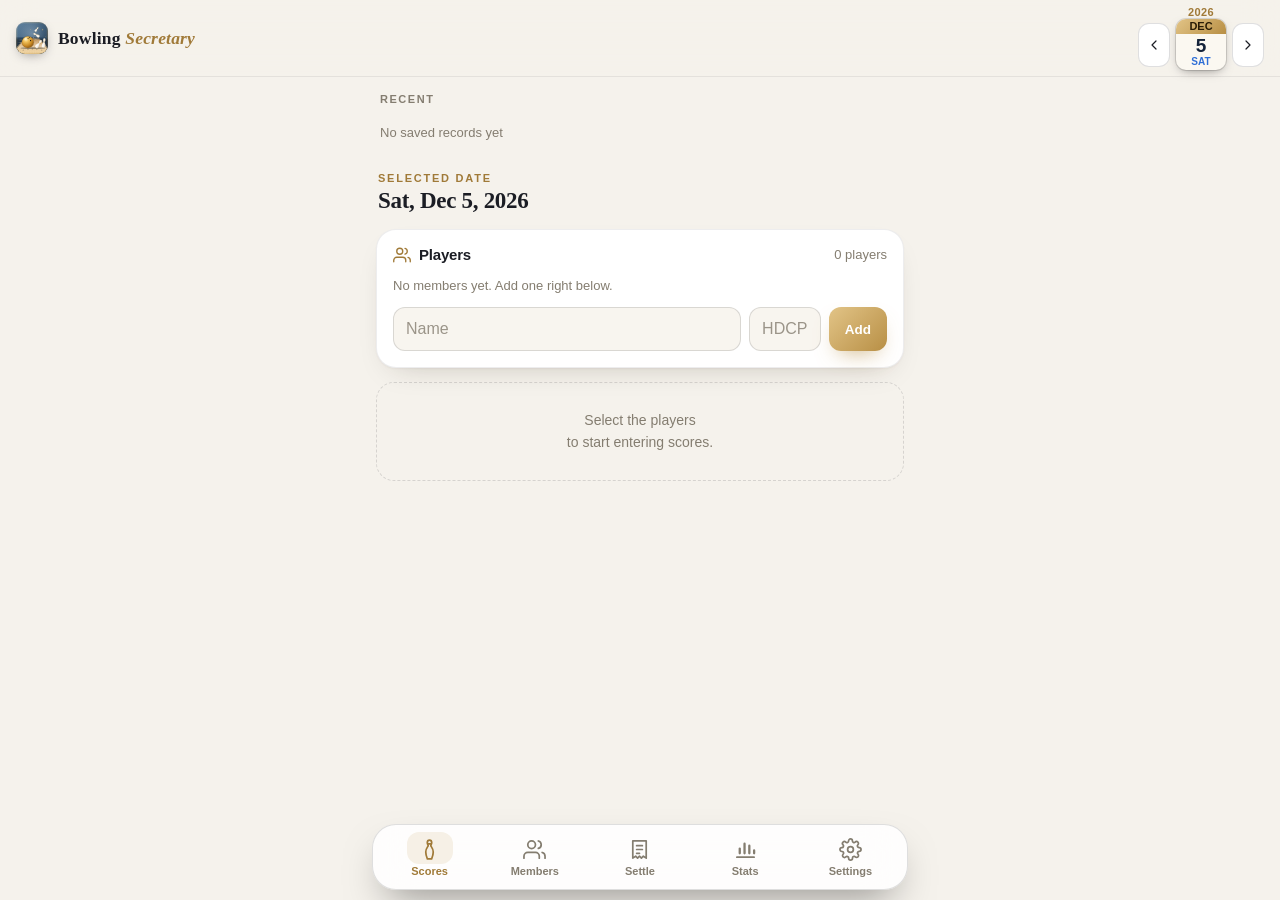
<file: index.html>
<!doctype html>
<html lang="ko">
<head>
  <meta charset="utf-8">
  <meta name="viewport" content="width=device-width, initial-scale=1, viewport-fit=cover">
  <meta http-equiv="Content-Security-Policy" content="default-src 'self'; script-src 'self'; style-src 'self' 'unsafe-inline' https://fonts.googleapis.com; font-src https://fonts.gstatic.com; img-src 'self' data: blob:; connect-src 'self'; worker-src 'self'; manifest-src 'self'; object-src 'none'; base-uri 'none'; form-action 'none'">
  <title>볼링비서</title>
  <meta name="description" content="볼링비서 (Bowling Secretary) — 볼링 점수 기록, 팀전, 핸디캡, 비용 정산">
  <!-- Keep equal to manifest theme_color in every theme: installed Chrome apps paint the status bar from the manifest
       but pick light/dark icons from this tag, so a mismatch hides the clock and battery icons. -->
  <meta name="theme-color" content="#f5f2ec">
  <link rel="manifest" href="manifest.webmanifest">
  <link rel="icon" href="icons/icon.svg" type="image/svg+xml">
  <link rel="apple-touch-icon" href="icons/apple-touch-icon.png">
  <meta name="mobile-web-app-capable" content="yes">
  <meta name="apple-mobile-web-app-capable" content="yes">
  <meta name="apple-mobile-web-app-status-bar-style" content="black-translucent">
  <meta name="apple-mobile-web-app-title" content="볼링비서">
  <link rel="preconnect" href="https://fonts.googleapis.com">
  <link rel="preconnect" href="https://fonts.gstatic.com" crossorigin>
  <link href="https://fonts.googleapis.com/css2?family=Playfair+Display:ital,wght@0,600;0,700;1,600&display=swap" rel="stylesheet">
  <link rel="stylesheet" href="css/style.css">
  <style>
    /* Launch: continues the phone's own round icon screen (same #1f3449 background, icons/launch.svg at 192dp) for a moment.
       Inline so it paints on the first frame. */
    .launch { position: fixed; inset: 0; z-index: 100; display: grid; place-items: center; background: #1f3449; transition: opacity .35s ease, visibility .35s; }
    .launch.hide { opacity: 0; visibility: hidden; }
    .launch svg { width: 192px; height: 192px; } /* inline (not <img>) so the icon is in the very first frame */
  </style>
</head>
<body>
  <div id="launch" class="launch" aria-hidden="true"><svg aria-hidden="true" xmlns="http://www.w3.org/2000/svg" xmlns:xlink="http://www.w3.org/1999/xlink" viewBox="53.45054945054946 53.45054945054946 405.0989010989011 405.0989010989011"><clipPath id="li-launchCircle"><circle cx="256" cy="256" r="202.54945054945054"/></clipPath><g clip-path="url(#li-launchCircle)"><defs><linearGradient id="li-bg" x1="0" y1="0" x2="1" y2="1"><stop offset="0" stop-color="#5b7f9e"/><stop offset=".55" stop-color="#34536f"/><stop offset="1" stop-color="#1f3449"/></linearGradient><radialGradient id="li-spot" cx="0.5" cy="0.36" r="0.62"><stop offset="0" stop-color="#cfe2f2" stop-opacity=".35"/><stop offset=".6" stop-color="#cfe2f2" stop-opacity=".08"/><stop offset="1" stop-color="#cfe2f2" stop-opacity="0"/></radialGradient><linearGradient id="li-gold" x1="0" y1="0" x2="1" y2="1"><stop offset="0" stop-color="#fbedc4"/><stop offset=".35" stop-color="#e2c27e"/><stop offset=".7" stop-color="#b88f45"/><stop offset="1" stop-color="#8a6428"/></linearGradient><linearGradient id="li-goldH" gradientUnits="userSpaceOnUse" x1="20" y1="0" x2="100" y2="0"><stop offset="0" stop-color="#e2c27e" stop-opacity="0"/><stop offset="1" stop-color="#f1d79c"/></linearGradient><radialGradient id="li-ball" cx=".34" cy=".28" r=".9"><stop offset="0" stop-color="#fff1c4"/><stop offset=".22" stop-color="#f2c45e"/><stop offset=".58" stop-color="#c98a24"/><stop offset=".85" stop-color="#8a5612"/><stop offset="1" stop-color="#4f2f07"/></radialGradient><linearGradient id="li-rim" x1="0" y1="0" x2="1" y2="1"><stop offset=".4" stop-color="#fff3cf" stop-opacity="0"/><stop offset="1" stop-color="#fff3cf" stop-opacity=".9"/></linearGradient><radialGradient id="li-hole" cx=".42" cy=".35" r=".7"><stop offset="0" stop-color="#1c1003"/><stop offset=".7" stop-color="#3d2608"/><stop offset="1" stop-color="#6b4612"/></radialGradient><radialGradient id="li-shine" cx=".5" cy=".5" r=".5"><stop offset="0" stop-color="#fff" stop-opacity=".55"/><stop offset="1" stop-color="#fff" stop-opacity="0"/></radialGradient><linearGradient id="li-ivory" x1="0" y1="0" x2="1" y2="0"><stop offset="0" stop-color="#ffffff"/><stop offset=".55" stop-color="#f7f4ee"/><stop offset="1" stop-color="#d3cbbb"/></linearGradient><path id="li-pinpath" d="M0,-150 C14,-150 19,-137 19,-123 C19,-109 11,-101 10,-91 C9,-80 27,-63 31,-40 C35,-17 25,-4 19,0 L-19,0 C-25,-4 -35,-17 -31,-40 C-27,-63 -9,-80 -10,-91 C-11,-101 -19,-109 -19,-123 C-19,-137 -14,-150 0,-150 Z"/><g id="li-pin"><use xlink:href="#li-pinpath" fill="url(#li-ivory)" stroke="#a87d34" stroke-opacity=".9" stroke-width="3"/><path d="M-11,-108 Q0,-104 11,-108" stroke="url(#li-gold)" stroke-width="5" fill="none" stroke-linecap="round"/><path d="M-10,-97 Q0,-93 10,-97" stroke="url(#li-gold)" stroke-width="5" fill="none" stroke-linecap="round"/></g><path id="li-spark" d="M0,-1 C.12,-.12 .12,-.12 1,0 C.12,.12 .12,.12 0,1 C-.12,.12 -.12,.12 -1,0 C-.12,-.12 -.12,-.12 0,-1Z"/></defs><rect width="512" height="512" fill="url(#li-bg)"/><rect width="512" height="512" fill="url(#li-spot)"/><defs><clipPath id="li-round"><rect width="512" height="512" rx="112"/></clipPath><linearGradient id="li-wood" x1="0" y1="0" x2="0" y2="1"><stop offset="0" stop-color="#b98a52"/><stop offset=".45" stop-color="#dcb57c"/><stop offset="1" stop-color="#f3d7a3"/></linearGradient><linearGradient id="li-gloss" x1="0" y1="0" x2="0" y2="1"><stop offset="0" stop-color="#fff" stop-opacity="0"/><stop offset=".55" stop-color="#fff" stop-opacity=".28"/><stop offset="1" stop-color="#fff" stop-opacity="0"/></linearGradient><linearGradient id="li-fade" x1="0" y1="0" x2="0" y2="1"><stop offset="0" stop-color="#34536f" stop-opacity="1"/><stop offset="1" stop-color="#34536f" stop-opacity="0"/></linearGradient></defs><g ><rect x="0" y="252" width="512" height="260" fill="#1d3044"/><polygon points="148,252 364,252 600,512 -88,512" fill="url(#li-wood)"/><g stroke="#7a5626" stroke-opacity=".28" stroke-width="1.4"><line x1="161.5" y1="252" x2="-45" y2="512"/><line x1="175" y1="252" x2="-2" y2="512"/><line x1="188.5" y1="252" x2="41" y2="512"/><line x1="202" y1="252" x2="84" y2="512"/><line x1="215.5" y1="252" x2="127" y2="512"/><line x1="229" y1="252" x2="170" y2="512"/><line x1="242.5" y1="252" x2="213" y2="512"/><line x1="256" y1="252" x2="256" y2="512"/><line x1="269.5" y1="252" x2="299" y2="512"/><line x1="283" y1="252" x2="342" y2="512"/><line x1="296.5" y1="252" x2="385" y2="512"/><line x1="310" y1="252" x2="428" y2="512"/><line x1="323.5" y1="252" x2="471" y2="512"/><line x1="337" y1="252" x2="514" y2="512"/><line x1="350.5" y1="252" x2="557" y2="512"/></g><g stroke="#7a5626" stroke-opacity=".18" stroke-width="1"><line x1="30" y1="382" x2="482" y2="382"/></g><g fill="#5a3f14" fill-opacity=".55"><polygon points="43.1,448.5 20.8,462 47.1,462"/><polygon points="120.7,439.0 101.2,454 126.9,454"/><polygon points="193.9,429.5 177.9,446 202.9,446"/><polygon points="262.7,420.0 250.9,438 275.3,438"/><polygon points="331.9,429.5 323.6,446 348.6,446"/><polygon points="405.6,439.0 400.1,454 425.7,454"/><polygon points="483.6,448.5 480.2,462 506.5,462"/></g><polygon points="148,252 364,252 600,512 -88,512" fill="url(#li-gloss)"/><polygon points="148,252 156,252 -60,512 -88,512" fill="#0f1d2b" opacity=".55"/><polygon points="356,252 364,252 600,512 572,512" fill="#0f1d2b" opacity=".55"/><rect x="0" y="246" width="512" height="44" fill="url(#li-fade)"/></g><g transform="translate(51.19999999999999 51.19999999999999) scale(0.8)"><ellipse cx="270" cy="418" rx="200" ry="15" fill="#0b1622" opacity=".4"/><path d="M86 416 H456" stroke="url(#li-gold)" stroke-width="2" opacity=".55"/><use xlink:href="#li-pin" transform="translate(436 410) rotate(8)"/><use xlink:href="#li-pin" transform="translate(320 412) rotate(36)"/><use xlink:href="#li-pin" transform="translate(374 236) rotate(-60) scale(.72)"/><use xlink:href="#li-pin" transform="translate(306 152) rotate(36) scale(.56)"/><use xlink:href="#li-spark" transform="translate(428 124) scale(20)" fill="url(#li-gold)"/><use xlink:href="#li-spark" transform="translate(236 118) scale(11)" fill="url(#li-gold)" opacity=".85"/><use xlink:href="#li-spark" transform="translate(470 232) scale(10)" fill="url(#li-gold)" opacity=".9"/><g stroke="url(#li-goldH)" stroke-linecap="round"><path d="M36 288h52" stroke-width="7"/><path d="M22 326h62" stroke-width="9"/><path d="M42 364h44" stroke-width="7"/></g><g stroke="url(#li-gold)" stroke-width="5" stroke-linecap="round"><path d="M286 262l-4-16"/><path d="M300 270l12-12"/><path d="M306 288l16-4"/></g><circle cx="190" cy="322" r="96" fill="url(#li-ball)" stroke="#5c3a0e" stroke-width="3"/><circle cx="190" cy="322" r="94.5" fill="none" stroke="url(#li-rim)" stroke-width="3.5"/><ellipse cx="152" cy="268" rx="36" ry="20" fill="url(#li-shine)" transform="rotate(-36 152 268)"/><!-- Finger holes: two fingers side by side, thumb hole larger and further down, tilted to follow the ball's curve --><g transform="rotate(-38 218 276)"><g fill="url(#li-hole)" stroke="#fff3cf" stroke-opacity=".55" stroke-width="1.8"><ellipse cx="206" cy="252" rx="8.5" ry="9.5"/><ellipse cx="230" cy="252" rx="8.5" ry="9.5"/><ellipse cx="218" cy="304" rx="11" ry="12"/></g></g></g></g></svg></div>
  <header class="topbar">
    <div class="brand"><img src="icons/icon.svg" alt=""><span class="ko">볼링<em>비서</em></span></div>
    <div id="topcal" class="topcal"></div>
  </header>
  <main id="view"></main>
  <div id="keypad" class="keypad" hidden></div>
  <nav id="tabbar" class="tabbar"></nav>
  <div id="modal" class="modal" hidden></div>
  <div id="toast" class="toast" role="status"></div>
  <input id="importFile" type="file" accept="application/json,.json,text/plain,.txt" hidden>
  <script src="js/docs.js"></script>
  <script src="js/xlsx.js"></script>
  <script src="js/app.js"></script>
</body>
</html>
</file>
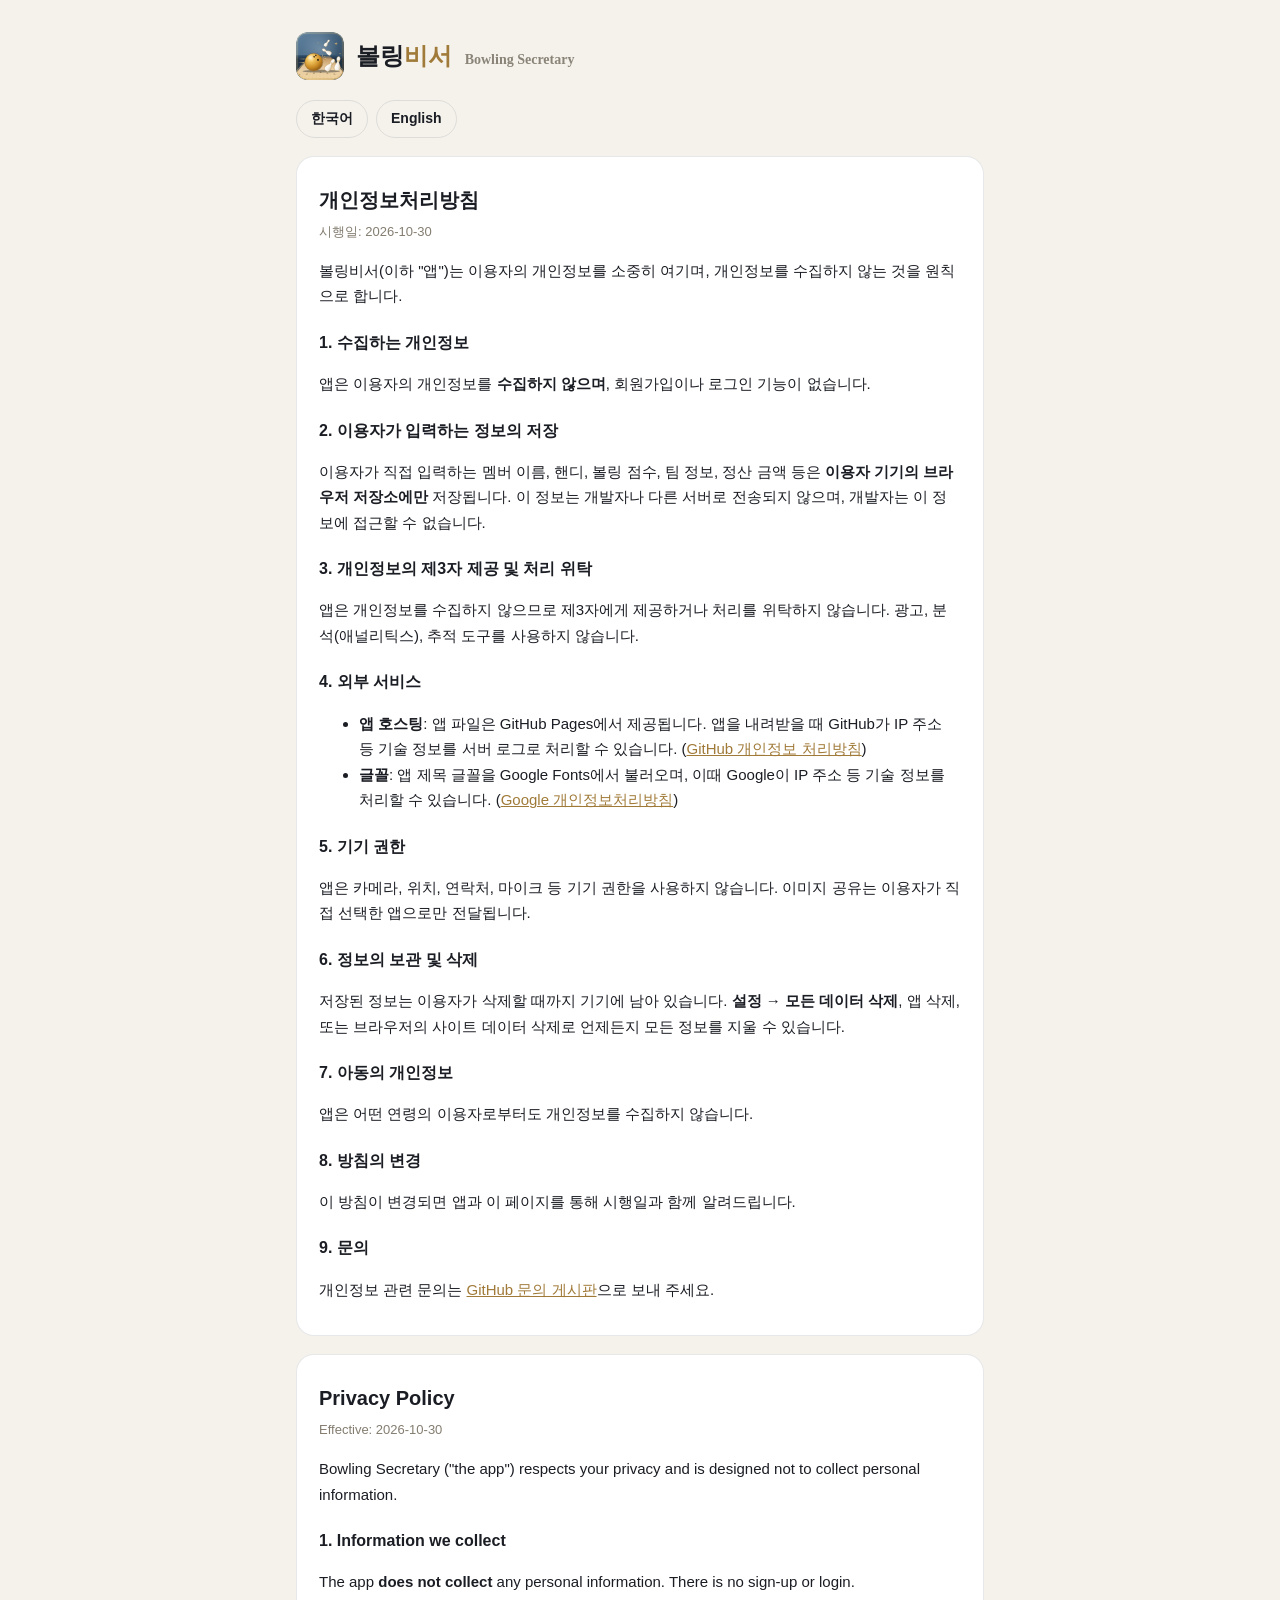
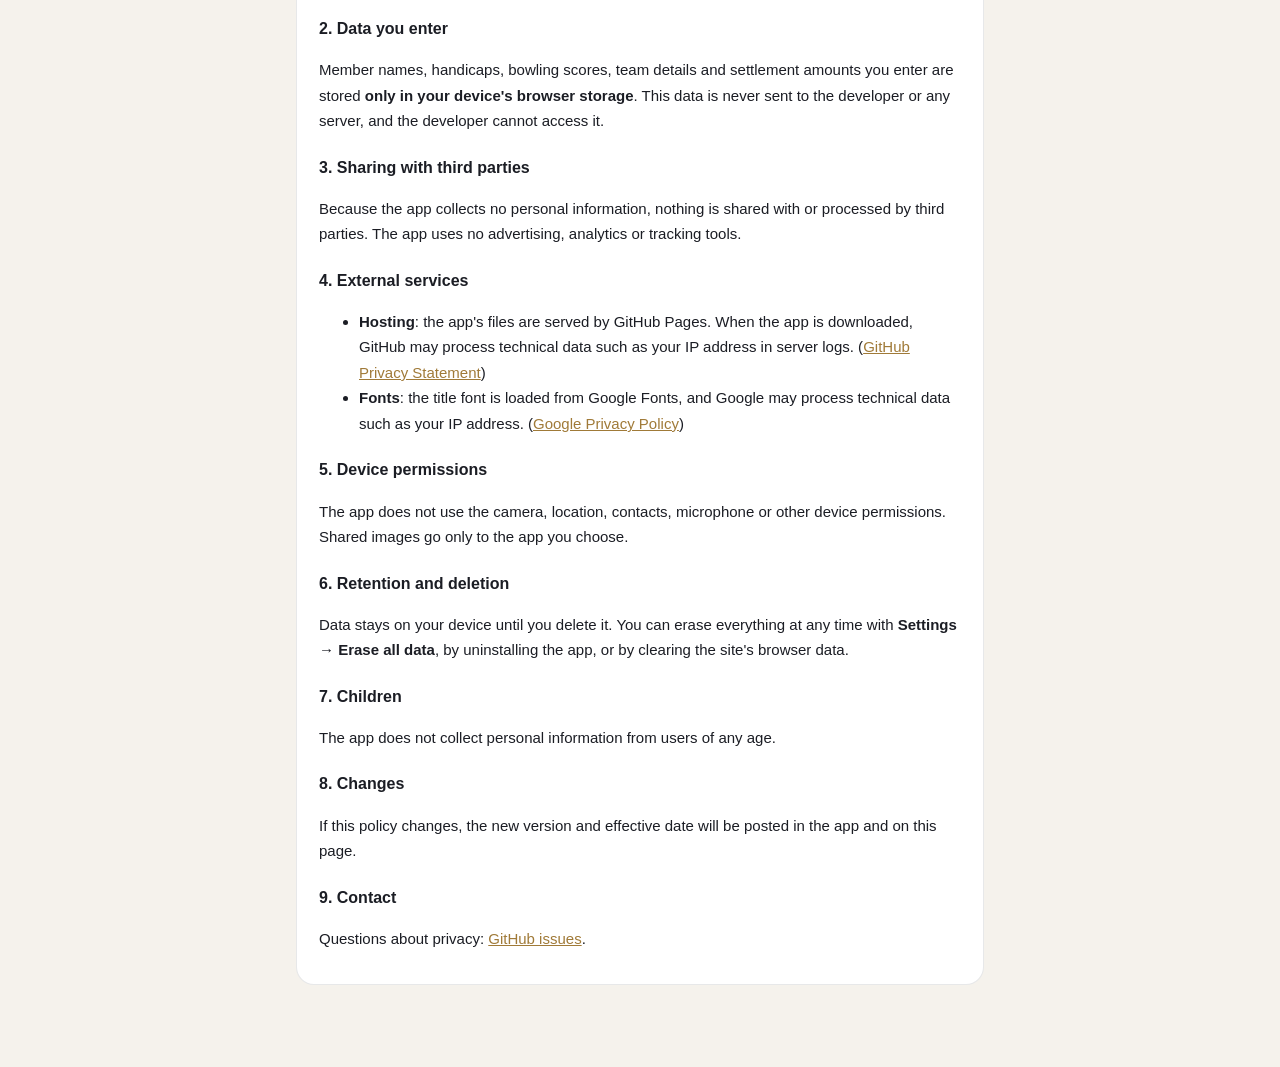
<file: privacy.html>
<!doctype html>
<html lang="ko">
<head>
  <meta charset="utf-8">
  <meta name="viewport" content="width=device-width, initial-scale=1">
  <meta http-equiv="Content-Security-Policy" content="default-src 'self'; script-src 'self'; style-src 'self' 'unsafe-inline'; img-src 'self'; object-src 'none'; base-uri 'none'; form-action 'none'">
  <title>볼링비서 (Bowling Secretary) — 개인정보처리방침 / Privacy Policy</title>
  <link rel="icon" href="icons/icon.svg" type="image/svg+xml">
  <style>
    :root { --bg: #f5f2ec; --surface: #fff; --text: #1b1d24; --muted: #847d70; --gold: #a07a38; --line: rgba(28, 30, 38, .1); }
    @media (prefers-color-scheme: dark) { :root { --bg: #0c0e13; --surface: #151922; --text: #ece8df; --muted: #8f8a80; --gold: #dcbb78; --line: rgba(255, 255, 255, .08); } }
    * { box-sizing: border-box; }
    body { margin: 0; background: var(--bg); color: var(--text); font: 15px/1.7 -apple-system, BlinkMacSystemFont, "Apple SD Gothic Neo", "Noto Sans KR", "Malgun Gothic", "Segoe UI", Roboto, sans-serif; }
    main { max-width: 720px; margin: 0 auto; padding: 32px 16px 64px; }
    header { display: flex; align-items: center; gap: 12px; margin-bottom: 20px; }
    header img { width: 48px; height: 48px; border-radius: 12px; }
    header h1 { font: 800 24px -apple-system, "Apple SD Gothic Neo", "Malgun Gothic", sans-serif; margin: 0; }
    header h1 em { color: var(--gold); font-style: normal; }
    header h1 small { font: 600 14px Georgia, serif; color: #8a8478; margin-left: 6px; }
    nav { display: flex; gap: 8px; margin-bottom: 18px; }
    nav a { padding: 6px 14px; border-radius: 999px; border: 1px solid var(--line); color: var(--text); text-decoration: none; font-weight: 600; font-size: 14px; }
    section { background: var(--surface); border: 1px solid var(--line); border-radius: 18px; padding: 8px 22px 18px; margin-bottom: 18px; }
    h2 { font-size: 20px; margin: 18px 0 4px; }
    h3 { font-size: 16px; margin: 20px 0 4px; }
    p, li { color: var(--text); }
    .doc-date { color: var(--muted); font-size: 13px; margin-top: 0; }
    a { color: var(--gold); }
  </style>
</head>
<body>
  <main>
    <header><img src="icons/icon.svg" alt=""><h1>볼링<em>비서</em> <small>Bowling Secretary</small></h1></header>
    <nav><a href="#ko">한국어</a><a href="#en">English</a></nav>
    <section id="ko"></section>
    <section id="en"></section>
  </main>
  <script src="js/docs.js"></script>
  <script src="js/privacy.js"></script>
</body>
</html>
</file>
<file: css/style.css>
/* ───────── 볼링비서 (Bowling Secretary) ───────── */
:root {
  --sans: -apple-system, BlinkMacSystemFont, "Pretendard", "Apple SD Gothic Neo", "Noto Sans KR", "Malgun Gothic", "Segoe UI", Roboto, sans-serif;
  --serif: "Playfair Display", Georgia, "Times New Roman", serif;

  --bg: #f5f2ec;
  --surface: #ffffff;
  --surface2: #f8f5ef;
  --seg-on: #ffffff;
  --line: rgba(28, 30, 38, .08);
  --line-strong: rgba(28, 30, 38, .14);
  --text: #1b1d24;
  --muted: #847d70;
  --gold: #a07a38;
  --gold-soft: rgba(184, 143, 69, .12);
  --gold-grad: linear-gradient(135deg, #e2c487 0%, #b88f45 100%);
  --accent-ink: #ffffff;
  --glow: rgba(214, 180, 110, .22);
  --shadow: 0 1px 2px rgba(40, 30, 10, .04), 0 12px 32px -18px rgba(40, 30, 10, .28);
  --danger: #c0453f;
  color-scheme: light;
}
:root[data-theme="dark"] {
  --bg: #0c0e13;
  --surface: #151922;
  --surface2: #1b2029;
  --seg-on: #262c38;
  --line: rgba(255, 255, 255, .06);
  --line-strong: rgba(255, 255, 255, .11);
  --text: #ece8df;
  --muted: #8f8a80;
  --gold: #dcbb78;
  --gold-soft: rgba(214, 180, 110, .12);
  --gold-grad: linear-gradient(135deg, #f0d7a1 0%, #b88f45 100%);
  --accent-ink: #17130a;
  --glow: rgba(214, 180, 110, .14);
  --shadow: 0 1px 0 rgba(255, 255, 255, .03) inset, 0 16px 36px -20px rgba(0, 0, 0, .8);
  --danger: #e2675f;
  color-scheme: dark;
}
@media (prefers-color-scheme: dark) {
  :root:not([data-theme="light"]) {
    --bg: #0c0e13;
    --surface: #151922;
    --surface2: #1b2029;
    --seg-on: #262c38;
    --line: rgba(255, 255, 255, .06);
    --line-strong: rgba(255, 255, 255, .11);
    --text: #ece8df;
    --muted: #8f8a80;
    --gold: #dcbb78;
    --gold-soft: rgba(214, 180, 110, .12);
    --gold-grad: linear-gradient(135deg, #f0d7a1 0%, #b88f45 100%);
    --accent-ink: #17130a;
    --glow: rgba(214, 180, 110, .14);
    --shadow: 0 1px 0 rgba(255, 255, 255, .03) inset, 0 16px 36px -20px rgba(0, 0, 0, .8);
    --danger: #e2675f;
    color-scheme: dark;
  }
}

* { box-sizing: border-box; margin: 0; padding: 0; }
[hidden] { display: none !important; }
html { -webkit-text-size-adjust: 100%; overscroll-behavior-y: none; background: var(--bg); } /* no pull-to-refresh: it reloads the whole app */
body {
  overscroll-behavior-y: none;
  font-family: var(--sans);
  background: var(--bg);
  color: var(--text);
  min-height: 100dvh;
  -webkit-tap-highlight-color: transparent;
  padding-bottom: calc(96px + env(safe-area-inset-bottom));
  overflow-x: hidden;
}
body::before {
  content: ""; position: fixed; inset: 0; pointer-events: none; z-index: -1;
  background: radial-gradient(700px 380px at 90% -8%, var(--glow), transparent 70%),
              radial-gradient(500px 300px at -10% 30%, var(--gold-soft), transparent 70%);
}
button { font: inherit; color: inherit; background: none; border: 0; cursor: pointer; }
button:disabled { cursor: default; }
input { font: inherit; color: inherit; }
input[type=number] { -moz-appearance: textfield; appearance: textfield; }
input::-webkit-outer-spin-button, input::-webkit-inner-spin-button { -webkit-appearance: none; margin: 0; }
.ic { width: 20px; height: 20px; flex: 0 0 auto; }

/* ── Top bar ── */
.topbar {
  position: sticky; top: 0; z-index: 20;
  display: flex; align-items: center; justify-content: center;
  padding: calc(10px + env(safe-area-inset-top)) 16px 10px;
  background: color-mix(in srgb, var(--bg) 80%, transparent);
  -webkit-backdrop-filter: blur(16px); backdrop-filter: blur(16px);
  border-bottom: 1px solid var(--line);
}
.brand { display: flex; align-items: center; gap: 10px; }
.brand img { width: 32px; height: 32px; border-radius: 9px; box-shadow: 0 4px 12px -4px rgba(0, 0, 0, .4); }
.brand span { font-family: var(--serif); font-size: 21px; font-weight: 600; letter-spacing: .2px; }
.brand em { color: var(--gold); font-style: italic; }

main { max-width: 560px; margin: 0 auto; padding: 14px 16px 24px; }

/* ── Common ── */
.card {
  background: var(--surface); border: 1px solid var(--line); border-radius: 20px;
  padding: 16px; margin-bottom: 14px; box-shadow: var(--shadow);
}
.card-h { display: flex; align-items: center; justify-content: space-between; gap: 8px; margin-bottom: 12px; }
.card-h h3 { font-size: 15px; font-weight: 700; letter-spacing: -.2px; display: flex; align-items: center; gap: 8px; }
.card-h h3 .ic { width: 18px; height: 18px; color: var(--gold); }
.eyebrow { font-size: 11px; letter-spacing: .16em; text-transform: uppercase; color: var(--gold); font-weight: 700; }
.display { font-family: var(--serif); font-size: 23px; font-weight: 600; letter-spacing: -.3px; margin-top: 3px; }
.page-h { display: flex; align-items: flex-end; justify-content: space-between; gap: 12px; margin: 6px 2px 16px; }
.muted { color: var(--muted); font-size: 13px; }
.hint { color: var(--muted); font-size: 13px; line-height: 1.5; }
.label { font-size: 14px; font-weight: 600; }
.row { display: flex; align-items: center; gap: 10px; }
.between { justify-content: space-between; }
.divider { height: 1px; background: var(--line); margin: 16px 0; }
.empty {
  text-align: center; color: var(--muted); font-size: 14px; line-height: 1.6;
  padding: 26px 16px; border: 1px dashed var(--line-strong); border-radius: 18px; margin-bottom: 14px;
}

.btn {
  display: inline-flex; align-items: center; justify-content: center; gap: 8px;
  height: 50px; padding: 0 18px; border-radius: 15px; font-weight: 700; font-size: 15px;
  transition: transform .12s, filter .12s;
}
.btn:active { transform: scale(.97); }
.btn.gold { background: var(--gold-grad); color: var(--accent-ink); box-shadow: 0 10px 22px -10px rgba(184, 143, 69, .7); }
.btn.ghost { background: var(--surface); border: 1px solid var(--line-strong); }
.btn.red { background: var(--danger); color: #fff; }
.btn.outline-red { border: 1px solid color-mix(in srgb, var(--danger) 40%, transparent); color: var(--danger); background: var(--surface); }
.btn.sm { height: 38px; padding: 0 14px; font-size: 13.5px; border-radius: 11px; }
.btn.block { width: 100%; }
.actions { display: grid; grid-template-columns: 1fr 1fr; gap: 10px; margin: 2px 0 14px; }
.icon-btn {
  width: 38px; height: 38px; border-radius: 12px; display: grid; place-items: center;
  color: var(--muted); border: 1px solid var(--line-strong); background: var(--surface); flex: 0 0 auto;
}
.icon-btn .ic { width: 18px; height: 18px; }
.icon-btn.danger { color: var(--danger); }
.link { display: block; margin: 12px auto 0; font-size: 13px; color: var(--muted); text-decoration: underline; text-underline-offset: 3px; }
.link.danger { color: var(--danger); }

.field {
  height: 44px; width: 100%; border-radius: 12px; border: 1px solid var(--line-strong);
  background: var(--surface2); padding: 0 12px; font-size: 16px; color: var(--text); outline: none;
  transition: border-color .15s, box-shadow .15s;
}
.field:focus { border-color: var(--gold); box-shadow: 0 0 0 3px var(--gold-soft); }
.field.num { text-align: center; }
.field.sm { width: 60px; height: 38px; padding: 0 6px; }
.field::placeholder { color: var(--muted); opacity: .8; }

.chips { display: flex; flex-wrap: wrap; gap: 8px; }
.chip {
  height: 38px; padding: 0 15px; border-radius: 999px; border: 1px solid var(--line-strong);
  font-size: 14px; font-weight: 600; display: inline-flex; align-items: center; gap: 6px; background: var(--surface2);
}
.chip .ic { width: 15px; height: 15px; }
.chip.on { background: var(--gold-grad); color: var(--accent-ink); border-color: transparent; box-shadow: 0 6px 14px -8px rgba(184, 143, 69, .8); }
.chip.dashed { border-style: dashed; color: var(--muted); background: none; }

.seg {
  display: grid; grid-auto-flow: column; grid-auto-columns: 1fr; gap: 4px; padding: 4px;
  background: var(--surface2); border: 1px solid var(--line); border-radius: 14px;
}
.seg button {
  height: 38px; border-radius: 10px; font-size: 14px; font-weight: 600; color: var(--muted);
  display: flex; align-items: center; justify-content: center; gap: 6px;
}
.seg button .ic { width: 16px; height: 16px; }
.seg button.on { background: var(--seg-on); color: var(--text); box-shadow: 0 2px 10px -3px rgba(0, 0, 0, .25); }
.seg button.on .ic { color: var(--gold); }

.stepper {
  display: inline-flex; align-items: center; height: 38px; border: 1px solid var(--line-strong);
  border-radius: 12px; overflow: hidden; background: var(--surface);
}
.stepper button { width: 36px; height: 100%; font-size: 19px; color: var(--gold); font-weight: 600; }
.stepper b { min-width: 30px; text-align: center; font-variant-numeric: tabular-nums; }
.stepper small { font-size: 11px; color: var(--muted); margin: 0 2px 0 -4px; }

.avatar {
  width: 34px; height: 34px; border-radius: 50%; flex: 0 0 auto; display: grid; place-items: center;
  font-weight: 700; font-size: 13px; color: var(--gold); background: var(--gold-soft);
  border: 1px solid color-mix(in srgb, var(--gold) 35%, transparent);
}
.team-badge {
  width: 34px; height: 34px; border-radius: 11px; flex: 0 0 auto; display: grid; place-items: center;
  font-weight: 800; font-size: 13px; color: #fff; box-shadow: 0 4px 10px -4px rgba(0, 0, 0, .4);
}
.t0 { background: linear-gradient(135deg, #e2c487, #a07a38); color: #1a1408; }
.t1 { background: linear-gradient(135deg, #7c98e6, #2f4c9c); }
.t2 { background: linear-gradient(135deg, #e07b85, #962f3b); }
.t3 { background: linear-gradient(135deg, #63c4a4, #1f6f56); }
.pname { flex: 1; min-width: 0; font-weight: 600; font-size: 15px; overflow: hidden; text-overflow: ellipsis; white-space: nowrap; }

/* ── Calendar ── */
.cal { padding: 12px 12px 8px; }
.cal-h { display: flex; align-items: center; gap: 4px; margin-bottom: 4px; }
.cal-h b { flex: 1; font-family: var(--serif); font-size: 16px; font-weight: 600; padding-left: 4px; }
.cal-nav { width: 30px; height: 30px; border-radius: 10px; display: grid; place-items: center; color: var(--muted); }
.cal-nav .ic { width: 17px; height: 17px; }
.cal-today { height: 28px; padding: 0 10px; border-radius: 9px; font-size: 12px; font-weight: 600; color: var(--gold); border: 1px solid color-mix(in srgb, var(--gold) 40%, transparent); }
.cal-w, .cal-g { display: grid; grid-template-columns: repeat(7, 1fr); text-align: center; }
.cal-w span { font-size: 10px; color: var(--muted); padding: 2px 0 4px; font-weight: 600; }
.cal-w span:first-child { color: var(--danger); }
.cal-d { height: 36px; display: grid; place-items: center; font-size: 13px; font-variant-numeric: tabular-nums; }
.cal-d span { width: 31px; height: 31px; border-radius: 50%; display: grid; place-items: center; border: 1.5px solid transparent; }
.cal-d.sun { color: var(--danger); }
.cal-d.today span { color: var(--gold); font-weight: 800; background: var(--gold-soft); }
.cal-d.has span { border-color: var(--gold); font-weight: 700; }
.cal-d.sel span { background: var(--gold-grad); color: var(--accent-ink); font-weight: 800; border-color: transparent; }
.cal-d.sel.has span { box-shadow: 0 0 0 2px var(--surface), 0 0 0 3.5px var(--gold); }
.cal-bar { display: flex; align-items: center; gap: 8px; padding: 10px 12px; }
.cal-open { flex: 1; min-width: 0; display: flex; align-items: center; gap: 12px; text-align: left; }
.cal-open > .ic { color: var(--muted); width: 18px; height: 18px; }
.cal-txt { flex: 1; min-width: 0; }
.cal-txt small { display: block; font-size: 11px; font-weight: 700; color: var(--gold); letter-spacing: .06em; }
.cal-txt b { display: block; font-size: 16px; font-weight: 700; white-space: nowrap; overflow: hidden; text-overflow: ellipsis; }

/* ── Recent ── */
.sec-label {
  display: flex; align-items: center; justify-content: space-between;
  font-size: 11px; letter-spacing: .14em; text-transform: uppercase; font-weight: 700; color: var(--muted);
  margin: 2px 4px 8px;
}
.recent {
  display: flex; gap: 8px; overflow-x: auto; scrollbar-width: none;
  margin: 0 -16px 18px; padding: 2px 16px 4px;
}
.recent::-webkit-scrollbar { display: none; }
.rchip {
  flex: 0 0 auto; min-width: 86px; padding: 9px 13px; border-radius: 15px; text-align: left;
  background: var(--surface); border: 1px solid var(--line); box-shadow: var(--shadow);
}
.rchip b { display: block; font-size: 14.5px; font-weight: 700; font-variant-numeric: tabular-nums; }
.rchip small { font-size: 11px; color: var(--muted); }
.rchip.on { border-color: var(--gold); background: var(--gold-soft); }
.rchip.on b { color: var(--gold); }
.recent-empty { font-size: 13px; color: var(--muted); padding: 10px 4px; }

/* ── Session ── */
.sess-h { display: flex; align-items: flex-end; justify-content: space-between; gap: 12px; margin: 4px 2px 14px; }
.quick { display: grid; grid-template-columns: 1fr 72px auto; gap: 8px; margin-top: 12px; }
.plist { display: flex; flex-direction: column; gap: 8px; margin-top: 12px; }
.prow, .erow {
  display: flex; align-items: center; gap: 10px; padding: 8px 10px 8px 8px;
  border-radius: 15px; background: var(--surface2); border: 1px solid var(--line);
}
.tsec { margin-top: 12px; padding: 12px; border-radius: 17px; border: 1px solid var(--line-strong); border-left: 4px solid var(--tc); background: color-mix(in srgb, var(--tc) 7%, var(--surface)); }
.tc0 { --tc: #c9a052; } .tc1 { --tc: #4f6fc4; } .tc2 { --tc: #c4505c; } .tc3 { --tc: #2f9a77; }
.tsec-h { display: flex; align-items: center; gap: 10px; }
.tsec-h b { flex: 1; font-size: 15px; }
.tsec-h .team-badge { width: 30px; height: 30px; border-radius: 10px; font-size: 12px; }
.tsec .plist { margin-top: 10px; }
.tsec .prow { background: var(--surface); padding-left: 12px; }
.tsec-empty { margin-top: 10px; padding: 12px; text-align: center; font-size: 13px; color: var(--muted); border: 1px dashed var(--line-strong); border-radius: 13px; }
.tmove { display: flex; gap: 4px; }
.tmove button { width: 28px; height: 28px; border-radius: 8px; font-size: 12px; font-weight: 800; color: var(--muted); border: 1px solid var(--line-strong); }
.tmove button.on { color: #fff; border-color: transparent; opacity: 1; }
.tmove button.on.t0 { color: #1a1408; }
.hd { display: flex; align-items: center; gap: 6px; font-size: 11px; color: var(--muted); font-weight: 600; }
.mode-switch { display: grid; grid-template-columns: 1fr 1fr; gap: 10px; margin-bottom: 14px; }
.mode {
  height: 56px; border-radius: 16px; border: 1px solid var(--line-strong); background: var(--surface2);
  display: flex; align-items: center; justify-content: center; gap: 8px;
  font-weight: 700; font-size: 14.5px; color: var(--muted);
}
.mode.on { background: var(--gold-grad); color: var(--accent-ink); border-color: transparent; box-shadow: 0 10px 22px -12px rgba(184, 143, 69, .9); }
.gtabs { display: flex; gap: 6px; overflow-x: auto; margin-bottom: 12px; scrollbar-width: none; }
.gtabs::-webkit-scrollbar { display: none; }
.gtab {
  flex: 0 0 auto; height: 34px; min-width: 62px; padding: 0 12px; border-radius: 11px;
  font-size: 13px; font-weight: 700; color: var(--muted); border: 1px solid var(--line-strong);
}
.gtab.on { color: var(--gold); border-color: var(--gold); background: var(--gold-soft); }
.gtab.add { min-width: 40px; font-size: 18px; color: var(--gold); border-style: dashed; }
.elist { display: flex; flex-direction: column; gap: 8px; }
.score-in {
  width: 86px; height: 46px; border-radius: 13px; text-align: center; font-size: 21px; font-weight: 800;
  border: 1px solid var(--line-strong); background: var(--surface); color: var(--text); outline: none;
  font-variant-numeric: tabular-nums;
}
.score-in:focus { border-color: var(--gold); box-shadow: 0 0 0 3px var(--gold-soft); }
.etot { width: 58px; text-align: right; font-weight: 800; font-size: 17px; color: var(--gold); font-variant-numeric: tabular-nums; line-height: 1.1; }
.etot small { display: block; font-size: 10.5px; font-weight: 600; color: var(--muted); }

/* Frame score sheet */
.fblock {
  padding: 10px; border-radius: 15px; background: var(--surface2); border: 1px solid var(--line); cursor: pointer;
  transition: border-color .15s, box-shadow .15s;
}
.fblock.active { border-color: var(--gold); box-shadow: 0 0 0 3px var(--gold-soft); }
.fhead { display: flex; align-items: center; gap: 10px; margin-bottom: 8px; }
.ftot { font-weight: 800; font-size: 19px; color: var(--gold); font-variant-numeric: tabular-nums; }
.ftot small { font-size: 11px; color: var(--muted); font-weight: 600; margin-left: 2px; }
.frames {
  display: grid; grid-template-columns: repeat(9, 1fr) 1.45fr;
  border: 1px solid var(--line-strong); border-radius: 10px; overflow: hidden; background: var(--surface);
}
.fr { border-right: 1px solid var(--line-strong); min-width: 0; }
.fr:last-child { border-right: 0; }
.fr-n { font-size: 9px; text-align: center; color: var(--muted); background: var(--surface2); border-bottom: 1px solid var(--line); line-height: 14px; }
.fr-r { display: flex; justify-content: flex-end; height: 19px; }
.fr-r span { width: 50%; font-size: 12px; font-weight: 800; text-align: center; line-height: 19px; }
.fr-r span + span { border-left: 1px solid var(--line-strong); border-bottom: 1px solid var(--line-strong); }
.f10 .fr-r span { width: 33.34%; }
.fr-s { height: 21px; text-align: center; font-size: 12px; font-weight: 700; line-height: 21px; font-variant-numeric: tabular-nums; }
.fr.cur { background: var(--gold-soft); }
.fr.cur .fr-n { color: var(--gold); font-weight: 800; }
.tap-hint { font-size: 12px; color: var(--muted); text-align: center; margin: 2px 0 10px; }

/* Keypad */
.keypad {
  position: fixed; left: 0; right: 0; bottom: 0; z-index: 40; max-width: 560px; margin: 0 auto;
  background: var(--surface); border: 1px solid var(--line-strong); border-bottom: 0;
  border-radius: 24px 24px 0 0; box-shadow: 0 -24px 48px -24px rgba(0, 0, 0, .5);
  padding: 14px 16px calc(14px + env(safe-area-inset-bottom));
  animation: up .22s ease-out;
}
@keyframes up { from { transform: translateY(30px); opacity: 0; } }
.kp-h { display: flex; align-items: center; gap: 10px; margin-bottom: 12px; }
.kp-h .info { font-size: 12px; color: var(--muted); margin-top: 1px; }
.kp-h .pn { font-weight: 700; }
.kp-h .sc { margin-left: auto; font-size: 24px; font-weight: 800; color: var(--gold); font-variant-numeric: tabular-nums; }
.kp-g { display: grid; grid-template-columns: repeat(4, 1fr); gap: 8px; }
.kp-g button {
  height: 52px; border-radius: 14px; background: var(--surface2); border: 1px solid var(--line);
  font-size: 21px; font-weight: 800; display: flex; align-items: center; justify-content: center; gap: 6px;
}
.kp-g button:active:not(:disabled) { transform: scale(.96); }
.kp-g button.sp { color: var(--gold); }
.kp-g button:disabled { opacity: .25; }
.kp-g button.act { font-size: 14px; font-weight: 700; }
.kp-g button.go { background: var(--gold-grad); color: var(--accent-ink); border-color: transparent; font-size: 15px; grid-column: span 2; }
body.kp-open { padding-bottom: calc(330px + env(safe-area-inset-bottom)); }
body.kp-open .tabbar { display: none; }

/* Results */
.tbl-wrap { overflow-x: auto; margin: 0 -6px; padding: 0 6px; }
.tbl { width: 100%; border-collapse: collapse; font-size: 13.5px; font-variant-numeric: tabular-nums; }
.tbl th {
  font-size: 10.5px; color: var(--muted); font-weight: 700; text-align: center; padding: 6px 4px;
  border-bottom: 1px solid var(--line-strong); white-space: nowrap; letter-spacing: .04em;
}
.tbl td { text-align: center; padding: 10px 4px; border-bottom: 1px solid var(--line); white-space: nowrap; }
.tbl tr:last-child td { border-bottom: 0; }
.tbl td.nm { text-align: left; font-weight: 700; max-width: 96px; overflow: hidden; text-overflow: ellipsis; }
.tbl th.nm { text-align: left; }
.tbl td.tot { font-weight: 800; color: var(--gold); font-size: 15px; }
.tbl td.dim { color: var(--muted); }
.rk { width: 24px; height: 24px; border-radius: 50%; display: inline-grid; place-items: center; font-size: 11px; font-weight: 800; background: var(--surface2); border: 1px solid var(--line); }
.rk1 { background: linear-gradient(135deg, #f3dca6, #b88f45); color: #1a1408; border: 0; }
.rk2 { background: linear-gradient(135deg, #f1f1f3, #9a9ca3); color: #1d1e22; border: 0; }
.rk3 { background: linear-gradient(135deg, #ebbd94, #9a5f34); color: #24140a; border: 0; }
.teams { display: grid; gap: 8px; margin-top: 16px; }
.team-card { display: flex; align-items: center; gap: 12px; padding: 12px; border-radius: 15px; background: var(--surface2); border: 1px solid var(--line); }
.team-card.win { border-color: color-mix(in srgb, var(--gold) 60%, transparent); background: var(--gold-soft); }
.team-card .tm { flex: 1; min-width: 0; }
.team-card .tm b { display: flex; align-items: center; gap: 6px; font-size: 15px; }
.team-card .tm b .ic { width: 16px; height: 16px; color: var(--gold); }
.team-card .tm small { display: block; color: var(--muted); font-size: 12px; margin-top: 2px; overflow: hidden; text-overflow: ellipsis; white-space: nowrap; }
.team-card .tt { font-size: 24px; font-weight: 800; color: var(--gold); font-variant-numeric: tabular-nums; text-align: right; line-height: 1.1; }
.team-card .tt small { display: block; font-size: 11px; color: var(--muted); font-weight: 600; }
.autosave { display: flex; align-items: center; justify-content: center; gap: 6px; font-size: 12px; color: var(--muted); margin: 0 0 10px; }
.autosave .ic { width: 14px; height: 14px; color: var(--gold); }

/* ── Members ── */
.add-grid { display: grid; grid-template-columns: 1fr 84px; gap: 8px; margin-bottom: 10px; }
.field-l { display: block; font-size: 11.5px; font-weight: 700; color: var(--muted); margin: 0 0 6px 2px; }
.mlist { display: flex; flex-direction: column; gap: 10px; }
.mcard {
  display: flex; align-items: center; gap: 12px; padding: 12px 12px 12px 18px; border-radius: 18px;
  background: var(--surface); border: 1px solid var(--line); box-shadow: var(--shadow);
}
.mavatar {
  width: 46px; height: 46px; border-radius: 15px; flex: 0 0 auto; display: grid; place-items: center;
  background: var(--gold-grad); color: var(--accent-ink); font-family: var(--serif); font-size: 20px; font-weight: 700;
}
.minfo { flex: 1; min-width: 0; }
.minfo b { display: flex; align-items: center; gap: 8px; font-size: 16px; }
.minfo b span { overflow: hidden; text-overflow: ellipsis; white-space: nowrap; }
.tag { font-style: normal; font-size: 11px; font-weight: 700; color: var(--gold); background: var(--gold-soft); padding: 2px 7px; border-radius: 6px; flex: 0 0 auto; }
.mstats { font-size: 12.5px; color: var(--muted); margin-top: 3px; }
.medit { display: grid; grid-template-columns: 1fr 70px; gap: 8px; flex: 1; }
.mbtns { display: flex; gap: 6px; }

/* ── Cost ── */
.date-field { width: auto; min-width: 150px; height: 40px; font-size: 15px; }
.fee-grid { display: grid; grid-template-columns: 1fr 1fr; gap: 10px; margin-top: 14px; }
.fee { display: block; padding: 12px 14px; border-radius: 15px; background: var(--surface2); border: 1px solid var(--line); }
.fee > span { font-size: 12px; color: var(--muted); font-weight: 600; display: block; margin-bottom: 4px; }
.fee > span small { font-weight: 500; opacity: .8; }
.money { display: flex; align-items: baseline; gap: 4px; }
.money input { width: 100%; min-width: 0; background: none; border: 0; outline: none; font-size: 23px; font-weight: 800; font-variant-numeric: tabular-nums; }
.money em { font-style: normal; color: var(--muted); font-size: 13px; font-weight: 600; }
.clist { display: flex; flex-direction: column; gap: 8px; }
.crow { padding: 11px 12px; border-radius: 16px; background: var(--surface2); border: 1px solid var(--line); transition: opacity .15s; }
.crow.off { opacity: .45; }
.crow-top { display: flex; align-items: center; gap: 10px; }
.crow-bot { display: flex; align-items: center; gap: 8px; margin-top: 10px; padding-left: 40px; }
.check {
  width: 30px; height: 30px; border-radius: 10px; border: 1.5px solid var(--line-strong);
  display: grid; place-items: center; color: transparent; flex: 0 0 auto;
}
.check .ic { width: 16px; height: 16px; }
.check.on { background: var(--gold-grad); color: var(--accent-ink); border-color: transparent; }
.amt { font-weight: 800; font-size: 17px; color: var(--gold); font-variant-numeric: tabular-nums; }
.pill {
  height: 38px; padding: 0 12px; border-radius: 12px; border: 1px solid var(--line-strong); background: var(--surface);
  display: inline-flex; align-items: center; gap: 6px; font-size: 13px; font-weight: 600; color: var(--muted); white-space: nowrap;
}
.pill .ic { width: 17px; height: 17px; }
.pill.on { border-color: var(--gold); color: var(--gold); background: var(--gold-soft); }
.x-btn { margin-left: auto; width: 32px; height: 32px; border-radius: 10px; display: grid; place-items: center; color: var(--muted); }
.x-btn .ic { width: 16px; height: 16px; }
.hero {
  background: radial-gradient(400px 200px at 100% 0%, rgba(214, 180, 110, .22), transparent 70%), linear-gradient(145deg, #1f2433, #0d0f15);
  color: #f1ead9; border: 1px solid rgba(214, 180, 110, .35);
}
.hero .eyebrow { color: #d6b46e; }
.hero-total { font-family: var(--serif); font-size: 38px; font-weight: 700; margin: 4px 0 14px; background: linear-gradient(135deg, #f6e2b0, #c9a052); -webkit-background-clip: text; background-clip: text; color: transparent; font-variant-numeric: tabular-nums; }
.hero-grid { display: grid; grid-template-columns: 1fr 1fr; gap: 10px; }
.hero-grid div { padding: 10px 12px; border-radius: 13px; background: rgba(255, 255, 255, .05); border: 1px solid rgba(255, 255, 255, .06); }
.hero-grid small { display: block; font-size: 11px; color: #a39d90; font-weight: 600; }
.hero-grid b { font-size: 18px; font-variant-numeric: tabular-nums; }

/* ── Settings ── */
.set-row { display: flex; align-items: center; gap: 12px; margin-bottom: 12px; }
.set-ic { width: 38px; height: 38px; border-radius: 12px; display: grid; place-items: center; background: var(--gold-soft); color: var(--gold); flex: 0 0 auto; }
.set-ic .ic { width: 19px; height: 19px; }
.set-row b { font-size: 15px; }
.set-row small { display: block; font-size: 12px; color: var(--muted); margin-top: 2px; }
.data-btns { display: grid; gap: 8px; margin-top: 14px; }
.about { text-align: center; padding: 18px 0 8px; }
.about img { width: 76px; height: 76px; border-radius: 20px; box-shadow: 0 14px 30px -12px rgba(0, 0, 0, .55); }
.about h2 { font-family: var(--serif); font-size: 24px; font-weight: 600; margin-top: 10px; }
.about h2 em { color: var(--gold); }
.about p { font-size: 12px; color: var(--muted); margin-top: 4px; letter-spacing: .08em; }

/* ── Tab bar ── */
.tabbar {
  position: fixed; left: 50%; transform: translateX(-50%); z-index: 30;
  bottom: calc(10px + env(safe-area-inset-bottom)); width: calc(100% - 24px); max-width: 536px; height: 66px;
  display: grid; grid-template-columns: repeat(5, 1fr); padding: 0 4px;
  background: color-mix(in srgb, var(--surface) 86%, transparent);
  -webkit-backdrop-filter: blur(20px); backdrop-filter: blur(20px);
  border: 1px solid var(--line-strong); border-radius: 24px; box-shadow: 0 18px 40px -16px rgba(0, 0, 0, .5);
}
.tabbar button {
  display: flex; flex-direction: column; align-items: center; justify-content: center; gap: 4px;
  font-size: 11px; font-weight: 700; color: var(--muted); position: relative;
}
.tabbar .ic { width: 23px; height: 23px; }
.tabbar button.on { color: var(--gold); }
.tabbar button.on::before {
  content: ""; position: absolute; top: 7px; width: 46px; height: 32px; border-radius: 12px; background: var(--gold-soft); z-index: -1;
}

/* ── Modal & toast ── */
.modal {
  position: fixed; inset: 0; z-index: 60; display: grid; place-items: center; padding: 24px;
  background: rgba(5, 6, 10, .6); -webkit-backdrop-filter: blur(4px); backdrop-filter: blur(4px);
}
.dialog {
  width: 100%; max-width: 360px; background: var(--surface); border: 1px solid var(--line-strong);
  border-radius: 24px; padding: 22px; box-shadow: 0 30px 60px -20px rgba(0, 0, 0, .6); animation: pop .18s ease-out;
}
@keyframes pop { from { transform: scale(.95); opacity: 0; } }
.dialog p { font-size: 15px; line-height: 1.55; margin-bottom: 18px; white-space: pre-line; }
.dialog .btns { display: grid; grid-template-columns: 1fr 1fr; gap: 10px; }
.dialog.preview { max-width: 440px; padding: 14px; }
.dialog.preview img { display: block; width: 100%; max-height: 62vh; object-fit: contain; border-radius: 14px; margin-bottom: 12px; }
.dialog.preview p { font-size: 13px; color: var(--muted); text-align: center; margin-bottom: 12px; }
.toast {
  position: fixed; left: 50%; bottom: calc(92px + env(safe-area-inset-bottom)); z-index: 70;
  transform: translate(-50%, 16px); opacity: 0; pointer-events: none; transition: opacity .25s, transform .25s;
  background: #1a1d26; color: #f1ead9; padding: 11px 18px; border-radius: 14px; font-size: 14px; font-weight: 600;
  border: 1px solid rgba(214, 180, 110, .35); box-shadow: 0 14px 30px -12px rgba(0, 0, 0, .6);
  width: max-content; max-width: calc(100% - 32px); text-align: center; /* max-content: left:50% alone caps it at half the screen */
}
.toast.show { opacity: 1; transform: translate(-50%, 0); }
body.kp-open .toast { bottom: calc(340px + env(safe-area-inset-bottom)); }

/* ── Stats ── */
.stat-pick { margin-bottom: 14px; }
.stat-pick .chip { flex: 0 0 auto; }
.stat-pick .chip small { font-size: 11px; font-weight: 700; opacity: .7; margin-left: 2px; }
.hero-grid.four { grid-template-columns: repeat(4, 1fr); gap: 8px; }
.hero-grid.four div { padding: 9px 8px; }
.hero-grid.four small { font-size: 10.5px; }
.hero-note { margin-top: 12px; font-size: 12.5px; color: #a39d90; }
.hero-note b { color: #f1ead9; }
.hero .tag { background: rgba(214, 180, 110, .16); color: #e9cf95; }
.chart-tip { font-size: 12.5px; font-weight: 700; color: var(--text); min-height: 18px; margin-bottom: 8px; font-variant-numeric: tabular-nums; }
.chart-plot { position: relative; height: 150px; margin-left: 26px; border-bottom: 1px solid var(--line-strong); }
.chart-grid { position: absolute; left: 0; right: 0; border-top: 1px dashed var(--line-strong); }
.chart-grid span { position: absolute; left: -28px; top: -7px; width: 24px; text-align: right; font-size: 10px; color: var(--muted); font-variant-numeric: tabular-nums; }
.chart-bars { position: absolute; inset: 0; display: flex; align-items: flex-end; gap: 2px; }
.chart-bar { flex: 1; height: 100%; display: flex; align-items: flex-end; justify-content: center; position: relative; min-width: 0; }
.chart-bar i { display: block; width: 100%; max-width: 18px; border-radius: 4px 4px 0 0; background: var(--gold); opacity: .55; transition: opacity .15s; }
.chart-bar:hover i, .chart-bar.on i { opacity: 1; }
.chart-bar em { position: absolute; left: 50%; transform: translate(-50%, -4px); margin-bottom: 0; font-style: normal; font-size: 10.5px; font-weight: 800; color: var(--text); white-space: nowrap; }
.chart-x { display: flex; gap: 2px; margin-left: 26px; margin-top: 5px; }
.chart-x span { flex: 1; min-width: 0; text-align: center; font-size: 9.5px; color: var(--muted); white-space: nowrap; overflow: visible; }
.order-list { display: flex; flex-direction: column; gap: 12px; }
.order-row { display: grid; grid-template-columns: 52px 1fr 40px; grid-template-rows: auto auto; align-items: center; column-gap: 10px; }
.order-n { font-size: 13px; font-weight: 700; }
.order-bar { height: 8px; border-radius: 4px; background: var(--surface2); border: 1px solid var(--line); overflow: hidden; }
.order-bar i { display: block; height: 100%; border-radius: 4px; background: var(--gold); opacity: .7; }
.order-v { font-size: 16px; font-weight: 800; text-align: right; font-variant-numeric: tabular-nums; }
.order-v.best { color: var(--gold); }
.order-row small { grid-column: 2 / 4; font-size: 11px; color: var(--muted); margin-top: 3px; }
.tbl tr.link-row { cursor: pointer; }
.tbl tr.sel td { background: var(--gold-soft); }
.tbl td small { font-weight: 500; }

/* ── Team rows (3–4 teams), entry filter, practice ── */
.prow.trow { flex-wrap: wrap; row-gap: 8px; }
.prow.trow .tmove { order: 3; width: 100%; }
.prow.trow .tmove button { flex: 1; width: auto; height: 30px; }
.entry-filter { margin-bottom: 12px; grid-auto-columns: minmax(0, 1fr); }
.entry-filter button { font-size: 12.5px; padding: 0 4px; height: 34px; white-space: nowrap; overflow: hidden; }
.tdot { width: 8px; height: 8px; border-radius: 50%; flex: 0 0 auto; }
.prac-tag { margin-left: 5px; font-size: 10px; font-weight: 800; padding: 1px 5px; border-radius: 5px; background: var(--line-strong); color: var(--muted); }
.mini-toggle {
  height: 30px; padding: 0 10px; border-radius: 999px; border: 1px solid var(--line-strong);
  display: inline-flex; align-items: center; gap: 5px; font-size: 12px; font-weight: 700; color: var(--muted); white-space: nowrap;
}
.mini-toggle .ic { width: 13px; height: 13px; opacity: .35; }
.mini-toggle.on { color: var(--gold); border-color: var(--gold); background: var(--gold-soft); }
.mini-toggle.on .ic { opacity: 1; }
.tbl th.prac { color: var(--muted); font-style: italic; }
.tbl td.prac { text-decoration: line-through; text-decoration-color: var(--line-strong); }
.stat-pick { margin-bottom: 14px; }

/* ── Team results fit the phone width; team settlement ── */
.teams { grid-template-columns: minmax(0, 1fr); }
.team-card { min-width: 0; align-items: flex-start; }
.team-card .tt { padding-top: 2px; }
.tg { display: flex; flex-wrap: wrap; gap: 4px 6px; margin-top: 6px; }
.tg span { font-size: 11.5px; color: var(--muted); padding: 2px 7px; border-radius: 7px; background: var(--surface); border: 1px solid var(--line); white-space: nowrap; font-variant-numeric: tabular-nums; }
.team-card .tm .tg span b { display: inline; font-size: 11.5px; color: var(--text); font-weight: 700; }
.tg span.prac { opacity: .6; font-style: italic; }
.tcosts .tsec:first-child { margin-top: 0; }
.tsec.tcx { --tc: #8f8a80; }
.tsec-h .amt { font-size: 18px; }
.tcost-meta { font-size: 12px; color: var(--muted); margin: 4px 0 0 40px; }
.tcost-list { display: flex; flex-direction: column; gap: 6px; margin-top: 10px; }
.tcost-row { display: flex; align-items: center; gap: 8px; padding: 9px 12px; border-radius: 12px; background: var(--surface); border: 1px solid var(--line); }
.tcost-row .pname { font-size: 14px; }
.tcost-row small { font-size: 11.5px; color: var(--muted); white-space: nowrap; }
.tcost-row b { font-size: 14px; font-variant-numeric: tabular-nums; min-width: 64px; text-align: right; }

/* ── Team cards: per-game chips use the full card width; team rename ── */
.team-card { flex-wrap: wrap; }
.team-card .tg { flex: 0 0 100%; margin-top: 2px; }
.tsec-h .icon-btn.sm { width: 30px; height: 30px; border-radius: 9px; }
.tsec-h .icon-btn.sm .ic { width: 15px; height: 15px; }
.tsec-h b + .icon-btn.sm { margin-right: auto; }
.tsec-h:has(.icon-btn.sm) b { flex: 0 1 auto; min-width: 0; overflow: hidden; text-overflow: ellipsis; white-space: nowrap; }
.icon-btn.gold-ic { color: var(--gold); border-color: var(--gold); }
.tname-in { flex: 1; height: 36px; font-size: 15px; }
.entry-filter .fl { min-width: 0; overflow: hidden; text-overflow: ellipsis; white-space: nowrap; }

/* ── Stats: period, hero ── */
.seg.period { margin-bottom: 12px; }
.seg.period button { font-size: 13px; height: 34px; }
.hero-name { font-size: 17px; font-weight: 700; color: #f1ead9; }
.hero-avg { display: flex; align-items: baseline; gap: 10px; margin: 4px 0 14px; }
.hero-avg span { font-size: 13px; font-weight: 700; color: #d6b46e; letter-spacing: .04em; }
.hero-avg .hero-total { margin: 0; }

/* ── Settings: documents ── */
.link-list { display: flex; flex-direction: column; border: 1px solid var(--line); border-radius: 14px; overflow: hidden; }
.link-item { display: flex; align-items: center; gap: 12px; padding: 14px; text-align: left; font-size: 15px; font-weight: 600; background: var(--surface2); }
.link-item + .link-item { border-top: 1px solid var(--line); }
.link-item span { flex: 1; }
.link-item .ic { width: 18px; height: 18px; color: var(--gold); }
.link-item .ic:last-child { color: var(--muted); width: 16px; height: 16px; }
.modal.doc-modal { padding: 0; display: flex; justify-content: center; align-items: stretch; overscroll-behavior: contain; }
.doc { background: var(--bg); width: 100%; max-width: 640px; height: 100%; max-height: 100%; min-height: 0; display: flex; flex-direction: column; animation: up .22s ease-out; }
.doc-h { display: flex; align-items: center; justify-content: space-between; gap: 12px; padding: calc(14px + env(safe-area-inset-top)) 16px 12px; border-bottom: 1px solid var(--line); background: var(--surface); }
.doc-h h2 { font-family: var(--serif); font-size: 21px; font-weight: 600; }
.doc-body { flex: 1 1 auto; min-height: 0; overflow-y: auto; overscroll-behavior: contain; padding: 8px 18px calc(32px + env(safe-area-inset-bottom)); font-size: 14.5px; line-height: 1.7; -webkit-overflow-scrolling: touch; }
.doc-body h3 { font-size: 16px; margin: 22px 0 6px; color: var(--gold); }
.doc-body h3 small { font-size: 12px; color: var(--muted); font-weight: 600; margin-left: 6px; }
.doc-body p { margin: 6px 0; }
.doc-body ul { padding-left: 20px; margin: 6px 0; }
.doc-body li { margin: 5px 0; }
.doc-body a { color: var(--gold); }
.doc-body .doc-date { color: var(--muted); font-size: 12.5px; margin-top: 14px; }
.doc-body pre { white-space: pre-wrap; font-size: 11.5px; line-height: 1.5; color: var(--muted); background: var(--surface2); border: 1px solid var(--line); border-radius: 12px; padding: 12px; }
.period-note { display: flex; align-items: center; gap: 6px; font-size: 12.5px; color: var(--muted); margin: -2px 4px 12px; font-variant-numeric: tabular-nums; }
.period-note .ic { width: 14px; height: 14px; color: var(--gold); }

/* ── Stats: scrollable all-games table (≈10 rows), line chart ── */
.tbl-scroll { max-height: 452px; overflow-y: auto; border-radius: 10px; }
.tbl-scroll thead th { position: sticky; top: 0; z-index: 1; background: var(--surface); }
.chart.line .chart-plot { overflow: visible; }
.chart-svg { position: absolute; inset: 0; width: 100%; height: 100%; overflow: visible; }
.chart-svg polyline { fill: none; stroke: var(--gold); stroke-width: 2; stroke-linejoin: round; stroke-linecap: round; }
.chart-pt { position: absolute; top: 0; bottom: 0; transform: translateX(-50%); min-width: 0; }
.chart-pt::before { content: ""; position: absolute; top: 0; bottom: 0; left: 50%; border-left: 1px dashed transparent; }
.chart-pt:hover::before, .chart-pt.on::before { border-left-color: var(--line-strong); }
.chart-pt i { position: absolute; left: 50%; width: 8px; height: 8px; margin: 0 0 -4px -4px; border-radius: 50%; background: var(--gold); box-shadow: 0 0 0 2px var(--surface); transition: transform .12s; }
.chart-pt:hover i, .chart-pt.on i { transform: scale(1.35); }
.chart-pt em { position: absolute; left: 50%; transform: translate(-50%, -10px); font-style: normal; font-size: 10.5px; font-weight: 800; color: var(--text); white-space: nowrap; pointer-events: none; }

/* ── Long team names wrap (entry filter, team sections); team letter colors ── */
.entry-filter { display: flex; flex-wrap: wrap; }
.entry-filter button { flex: 1 1 auto; min-width: 54px; height: auto; min-height: 34px; padding: 5px 8px; white-space: normal; line-height: 1.25; }
.entry-filter .fl { white-space: normal; word-break: keep-all; overflow-wrap: anywhere; display: -webkit-box; -webkit-line-clamp: 2; -webkit-box-orient: vertical; text-align: left; }
.tsec-h:has(.icon-btn.sm) b { white-space: normal; word-break: keep-all; overflow-wrap: anywhere; line-height: 1.3; }
.team-card .tm b { word-break: keep-all; overflow-wrap: anywhere; }
.tl { font-weight: 800; }
.tl0 { color: #c9a052; } .tl1 { color: #5f82db; } .tl2 { color: #d4606b; } .tl3 { color: #3aa883; }

/* ── Locked past records ── */
.sess-btns { display: flex; align-items: center; gap: 8px; flex: 0 0 auto; }
.lock-note { display: flex; align-items: center; gap: 6px; font-size: 12.5px; color: var(--muted); margin: -6px 2px 12px; }
.lock-note .ic { width: 14px; height: 14px; color: var(--gold); flex: 0 0 auto; }
#sess.locked .quick, #sess.locked .gtab.add, #sess.locked .link.danger, #sess.locked .tsec-h .icon-btn.sm { display: none; }
#sess.locked button:disabled, #sess.locked [aria-disabled="true"] { opacity: .6; cursor: default; }
#sess.locked .chip:not(.on):disabled, #sess.locked .chip:not(.on)[aria-disabled="true"] { opacity: .35; }
/* Tapping a locked record pulses the Edit button once (lockedNudge) */
#sess .btn.nudge { animation: nudge 1.1s ease-out; }
@keyframes nudge {
  0% { box-shadow: 0 0 0 0 rgba(201, 162, 39, .55); }
  70% { box-shadow: 0 0 0 9px rgba(201, 162, 39, 0); }
  100% { box-shadow: 0 0 0 0 rgba(201, 162, 39, 0); }
}
#sess.locked .fblock { cursor: default; }
#sess.locked input[readonly] { background: transparent; border-style: dashed; }

/* ── Selected date stays on one line; future days disabled; compact score rows ── */
.sess-h > div:first-child { min-width: 0; }
.sess-h .display { font-size: clamp(17px, 5.3vw, 23px); white-space: nowrap; overflow: hidden; text-overflow: ellipsis; }
.sess-btns .btn.sm { height: 34px; padding: 0 11px; font-size: 13px; }
.sess-btns .btn.sm .ic { width: 16px; height: 16px; }
.cal-d.future { color: var(--muted); opacity: .35; cursor: default; }
.cal-nav:disabled { opacity: .25; cursor: default; }
.erow { padding: 5px 10px 5px 8px; gap: 8px; border-radius: 13px; }
.erow .team-badge { width: 28px; height: 28px; border-radius: 9px; font-size: 12px; }
.erow .pname { font-size: 14.5px; }
.erow .score-in { width: 76px; height: 38px; font-size: 18px; border-radius: 11px; }
.erow .etot { font-size: 16px; }
.erow .etot small { font-size: 10px; }
.elist { gap: 6px; }

/* ── Slimmer player / handicap rows and score rows ── */
.plist { gap: 6px; }
.prow { padding: 4px 8px 4px 10px; gap: 8px; border-radius: 12px; min-height: 40px; }
.prow .avatar, .prow .team-badge { width: 26px; height: 26px; font-size: 11.5px; border-radius: 8px; }
.prow .pname { font-size: 14.5px; }
.prow .field.sm { height: 30px; width: 54px; font-size: 15px; border-radius: 9px; }
.tsec .prow { padding-left: 10px; }
.prow.trow { row-gap: 4px; padding-bottom: 6px; }
.prow.trow .tmove button { height: 26px; }
.erow { padding: 3px 8px 3px 8px; border-radius: 12px; }
.erow .team-badge { width: 26px; height: 26px; font-size: 11.5px; border-radius: 8px; }
.erow .score-in { height: 32px; width: 72px; font-size: 17px; border-radius: 9px; }
.erow .etot { font-size: 15px; }
.elist { gap: 5px; }

/* ── Visible horizontal scroll bar for wide tables ── */
.tbl-wrap::-webkit-scrollbar { height: 0; }
.tbl-wrap { scrollbar-width: none; }
.hbar { position: relative; height: 4px; margin: 8px 2px 0; border-radius: 2px; background: var(--line); }
.hbar i { position: absolute; top: 0; bottom: 0; border-radius: 2px; background: var(--gold); opacity: .75; }

/* ── Results table: rank and name stay put while scrolling sideways ── */
.tbl.pin2 th:nth-child(1), .tbl.pin2 td:nth-child(1) { position: sticky; left: 0; z-index: 1; width: 32px; min-width: 32px; background: var(--surface); }
.tbl.pin2 th:nth-child(2), .tbl.pin2 td:nth-child(2) { position: sticky; left: 32px; z-index: 1; background: var(--surface); }
.tbl-wrap.scrollable .tbl.pin2 td:nth-child(2), .tbl-wrap.scrollable .tbl.pin2 th:nth-child(2) { box-shadow: 6px 0 8px -6px rgba(0, 0, 0, .45); }
.tbl-wrap:has(.tbl.pin2) { margin: 0; padding: 0; }

/* ── Results: plain rank numbers in a narrow pinned column ── */
.tbl.pin2 th:nth-child(1), .tbl.pin2 td:nth-child(1) { width: 22px; min-width: 22px; max-width: 22px; padding-left: 0; padding-right: 0; }
.tbl.pin2 th:nth-child(2), .tbl.pin2 td:nth-child(2) { left: 22px; }
.tbl td.rkn { color: var(--muted); font-weight: 700; font-size: 12.5px; }
.tbl td.rkn.top { color: var(--gold); }

/* ── Line chart: average reference line ── */
.chart-avg { position: absolute; left: 0; right: 0; border-top: 1.5px dashed color-mix(in srgb, var(--gold) 55%, transparent); pointer-events: none; }
.chart-top { display: flex; align-items: center; justify-content: space-between; gap: 8px; margin-bottom: 8px; }
.chart-top .chart-tip { margin-bottom: 0; }
.chart-avg-key { display: inline-flex; align-items: center; gap: 5px; font-size: 11.5px; font-weight: 700; color: var(--muted); white-space: nowrap; font-variant-numeric: tabular-nums; }
.chart-avg-key i { width: 14px; border-top: 1.5px dashed color-mix(in srgb, var(--gold) 70%, transparent); }




/* ── Handicap: the "핸디" label sits inside one compact box with the number ── */
.prow .hd { gap: 0; flex: 0 0 auto; height: 32px; padding-left: 8px; border: 1px solid var(--line-strong); border-radius: 9px; background: var(--surface); transition: border-color .15s, box-shadow .15s; }
.prow .hd .hd-l { font-size: 10.5px; font-weight: 700; color: var(--muted); letter-spacing: -.01em; }
.prow .hd .field.sm { width: 38px; height: 30px; padding: 0 6px 0 4px; border: 0; background: transparent; box-shadow: none; text-align: right; }
.prow .hd:focus-within { border-color: var(--gold); box-shadow: 0 0 0 3px var(--gold-soft); }
#sess.locked .prow .hd { border-style: dashed; background: transparent; }
#sess.locked .prow .hd .field.sm { border: 0; }

/* ── Team rows: more room for names (tighter section padding, slimmer team buttons, names may wrap to 2 lines) ── */
.tsec { padding: 10px 8px 10px 10px; }
.tsec .plist { gap: 5px; }
.tsec .prow { padding: 4px 6px 4px 9px; gap: 6px; }
.tsec .prow .pname { white-space: normal; word-break: keep-all; overflow-wrap: anywhere; line-height: 1.25; display: -webkit-box; -webkit-line-clamp: 2; -webkit-box-orient: vertical; }
.tsec .prow .hd { padding-left: 6px; }
.tsec .prow .hd .field.sm { width: 34px; padding: 0 5px 0 3px; }
.tsec .prow:not(.trow) .tmove { gap: 3px; }
.tsec .prow:not(.trow) .tmove button { width: 24px; height: 26px; border-radius: 7px; font-size: 11px; }
.erow .pname { white-space: normal; word-break: keep-all; overflow-wrap: anywhere; line-height: 1.25; display: -webkit-box; -webkit-line-clamp: 2; -webkit-box-orient: vertical; }

/* ── Score entry: hint and the "first game is practice" toggle at the top of the card ── */
.entry-top { display: flex; align-items: center; justify-content: space-between; gap: 8px; margin: -2px 0 12px; flex-wrap: wrap; }
.entry-hint { display: flex; align-items: center; gap: 5px; flex: 1 1 160px; min-width: 0; font-size: 12px; line-height: 1.35; color: var(--muted); }
.entry-hint .ic { width: 14px; height: 14px; color: var(--gold); flex: 0 0 auto; }
.entry-top .mini-toggle { flex: 0 0 auto; }

/* ── Member edit: wide name field, compact "핸디" box, smaller buttons ── */
.mcard.editing { gap: 8px; padding: 10px 10px 10px 12px; }
.mcard.editing .medit { grid-template-columns: 1fr auto; gap: 6px; min-width: 0; }
.mcard.editing #eName { min-width: 0; }
.hd.hd-edit { gap: 0; height: 44px; padding-left: 8px; border: 1px solid var(--line-strong); border-radius: 12px; background: var(--surface2); font-size: 10.5px; font-weight: 700; color: var(--muted); }
.hd.hd-edit .field.sm { width: 40px; height: 42px; padding: 0 8px 0 4px; border: 0; background: transparent; box-shadow: none; text-align: right; }
.hd.hd-edit:focus-within { border-color: var(--gold); box-shadow: 0 0 0 3px var(--gold-soft); }
.mcard.editing .mbtns { gap: 4px; }
.mcard.editing .icon-btn { width: 34px; height: 34px; }

/* ── Settle: currency picker above the fee fields ── */
.cur-row { display: flex; align-items: center; justify-content: space-between; gap: 10px; margin: 2px 0 12px; }
.cur-seg { flex: 0 1 230px; padding: 3px; }
.cur-seg button { height: 32px; font-size: 13px; }

/* ── Keep short labels on one line ("200점 이상", "금액 단위") ── */
.hero-grid.four small { white-space: nowrap; letter-spacing: -.02em; overflow: hidden; text-overflow: clip; }
.hero-grid.four div { padding: 9px 6px 9px 8px; min-width: 0; }
.cur-row .label { white-space: nowrap; flex: 0 0 auto; }
.cur-seg { flex: 1 1 auto; max-width: 270px; min-width: 0; }
.cur-seg button { white-space: nowrap; padding: 0 4px; }

/* ── Member edit: handicap box is just the number; results title shows the input mode ── */
.hd.hd-edit { padding-left: 0; }
.hd.hd-edit .field.sm { width: 48px; padding: 0 6px; text-align: center; }
.mode-tag { margin-left: 4px; padding: 2px 8px; border-radius: 999px; font-size: 11px; font-weight: 700; color: var(--gold); background: var(--gold-soft); border: 1px solid color-mix(in srgb, var(--gold) 35%, transparent); white-space: nowrap; }

/* ── Results table: long names wrap to two lines instead of being cut ── */
.tbl.pin2 td.nm { white-space: normal; max-width: 112px; min-width: 64px; }
.tbl.pin2 td.nm .nm-in { display: -webkit-box; -webkit-line-clamp: 2; -webkit-box-orient: vertical; overflow: hidden; line-height: 1.25; word-break: keep-all; overflow-wrap: anywhere; }
.team-card .tm small { white-space: normal; display: -webkit-box; -webkit-line-clamp: 2; -webkit-box-orient: vertical; line-height: 1.35; }

/* ── Tables: every number the same size so columns line up; highlight with colour/weight only ── */
.tbl td { font-size: 13.5px; line-height: 1.25; vertical-align: middle; }
.tbl td.tot { font-size: 13.5px; }
.tbl td b { font-size: inherit; }
.tbl td.nm small { font-size: 11.5px; }

/* ── Settle: extra costs (drinks, snacks…) ── */
.xitem { padding: 12px; border-radius: 16px; background: var(--surface2); border: 1px solid var(--line); margin-bottom: 8px; }
.xitem-top { display: flex; align-items: center; gap: 8px; }
.xitem .xlabel { flex: 1 1 auto; min-width: 0; height: 42px; }
.xitem .fee.xamt { flex: 0 0 132px; padding: 0 10px; height: 42px; display: flex; align-items: center; border-radius: 12px; background: var(--surface); border: 1px solid var(--line-strong); margin: 0; }
.xitem .fee.xamt .money { width: 100%; }
.xitem .fee.xamt input { font-size: 17px; text-align: right; }
.xitem .x-btn { margin-left: 0; }
.xitem .seg.xmode { margin-top: 10px; }
.xitem .seg.xmode button { height: 34px; font-size: 13px; }
.xitem .xwho { margin-top: 10px; gap: 6px; }
.xitem .xwho .chip { height: 32px; padding: 0 11px; font-size: 13px; }
.xitem .xhint { margin-top: 8px; font-size: 12.5px; }
.crow .pname .xshare { display: block; font-size: 11.5px; font-weight: 600; color: var(--muted); }
.crow .pname .xshare:empty { display: none; }
.hero-grid .hero-wide { grid-column: 1 / -1; display: flex; align-items: baseline; justify-content: space-between; }

/* Stats header: Excel export button */
/* Frame keypad: split toggle in the header; a ball marked as a split is red on the score sheet */
.kp-split { margin-left: auto; height: 32px; padding: 0 12px; border-radius: 999px; border: 1px solid var(--line); background: transparent;
  color: var(--muted); font: 700 13px var(--sans); white-space: nowrap; }
.kp-split + .sc { margin-left: 4px; }
.kp-split.on { background: #d64545; border-color: #d64545; color: #fff; }
.kp-split:disabled { opacity: .35; }
.fr-r span.split { color: #e04848; font-weight: 800; }

/* Settle tab: the selected date, small, next to the title */
.page-h .h-date { margin-left: 10px; font: 600 14px var(--sans); color: var(--gold); letter-spacing: 0; white-space: nowrap; vertical-align: 2px; }
.page-h .xlsx-btn { flex: 0 0 auto; height: 34px; padding: 0 12px; font-size: 13px; gap: 6px; }
.page-h .xlsx-btn .ic { width: 16px; height: 16px; }

/* App name: Korean logo in bold sans (the serif display font has no Hangul), gold second word */
.brand span.ko, .about h2.ko { font-family: var(--sans); font-weight: 800; letter-spacing: -.4px; }
.brand span.ko em, .about h2.ko em { font-style: normal; }
.brand span:not(.ko) { font-size: 17.5px; white-space: nowrap; } /* "Bowling Secretary" on one line beside the date tile at 360px */

/* Quick add on the entry screen: button as tall as the name/handicap fields */
.quick .btn.sm { height: 44px; border-radius: 12px; padding: 0 16px; }

/* Top bar date: desk-calendar tile to the right of the title (record and settle tabs) */
.topbar { justify-content: space-between; gap: 10px; padding-top: calc(6px + env(safe-area-inset-top)); padding-bottom: 6px; }
.topcal { display: flex; align-items: center; gap: 6px; }
.topcal:empty { display: none; }
.tc-nav { width: 32px; height: 44px; border-radius: 11px; display: grid; place-items: center; color: var(--text);
  background: var(--surface); border: 1px solid var(--line-strong); margin-top: 13px; }
.tc-nav .ic { width: 16px; height: 16px; }
.tc-nav:disabled { opacity: .3; cursor: default; }
.tc-tile { display: flex; flex-direction: column; align-items: center; gap: 1px; }
.tc-tile:active .tc-card { transform: scale(.96); }
.tc-y { font-size: 11px; line-height: 12px; font-weight: 800; color: var(--gold); letter-spacing: .04em; font-variant-numeric: tabular-nums; }
.tc-card { width: 50px; border-radius: 10px; overflow: hidden; background: #fbf8f1; display: flex; flex-direction: column; align-items: center;
  box-shadow: 0 4px 12px -5px rgba(0, 0, 0, .55), 0 0 0 1px rgba(0, 0, 0, .12); transition: transform .12s; }
.tc-tile.open .tc-card { box-shadow: 0 0 0 2px var(--gold), 0 4px 12px -5px rgba(0, 0, 0, .55); }
.tc-m { align-self: stretch; text-align: center; background: var(--gold-grad); color: #2a1d06; font-size: 11px; line-height: 15px; font-weight: 800; }
.tc-d { font-size: 19px; line-height: 20px; font-weight: 800; color: #14233a; font-variant-numeric: tabular-nums; margin-top: 2px; }
.tc-w { font-size: 10px; line-height: 12px; font-weight: 800; color: #6b7280; margin-bottom: 2px; }
.tc-w.sun { color: #d0263c; }
.tc-w.sat { color: #2f6fd6; }

/* Player handicap on the entry screen: same box as the quick-add 핸디 field (narrower inside team sections) */
.prow .field.hdf { flex: 0 0 auto; width: 72px; height: 44px; padding: 0 4px; font-size: 16px; border-radius: 12px; }
.tsec .prow .field.hdf { width: 58px; }
#sess.locked .prow .field.hdf { border-style: dashed; background: transparent; }

/* Render error card (render() catches a failing tab and shows the cause) */
.err-card { display: flex; flex-direction: column; gap: 8px; border: 1px solid #d64545; }
.err-card b { color: #d64545; }
.err-card code { font: 12px/1.5 ui-monospace, Consolas, monospace; word-break: break-all; color: var(--text); }
.err-card small { font-size: 11px; color: var(--muted); word-break: break-all; }

/* Game trend chart: the selected (tapped) point stands out in blue */
.chart-pt.on i { background: #3b82f6; box-shadow: 0 0 0 2px var(--surface), 0 0 0 4px rgba(59, 130, 246, .35); transform: scale(1.45); }

/* Winner's crown in colour (crownArt) next to the winning team's name */
.ic.crown-art { width: 20px; height: 20px; }

/* Game tabs: a "게임" label, then number-only tabs */
.gtabs-row { display: flex; align-items: center; gap: 8px; margin-bottom: 12px; }
.gtabs-row .gtabs { flex: 1; min-width: 0; margin-bottom: 0; }
.gtabs-lbl { flex: 0 0 auto; font-size: 13px; font-weight: 800; color: var(--muted); }
.gtabs-row .gtab { min-width: 38px; padding: 0 8px; font-size: 14px; }
.gtabs-row .gtab .prac-tag { margin-left: 3px; padding: 1px 4px; font-size: 9.5px; }

/* Results: vertical view toggle and table (games as rows, bowlers as columns) */
.card-h .vert-btn { flex: 0 0 auto; height: 30px; padding: 0 10px; font-size: 12.5px; gap: 4px; white-space: nowrap; }
.card-h .vert-btn .ic { width: 14px; height: 14px; }
.tbl.vtbl th.rl { position: sticky; left: 0; z-index: 1; background: var(--surface); text-align: left; font-size: 12px; color: var(--muted); white-space: nowrap; padding-right: 10px; }
.tbl.vtbl th.vh { vertical-align: bottom; min-width: 58px; max-width: 90px; font-size: 12.5px; color: var(--text); white-space: normal; }
.tbl.vtbl th.vh .vr { display: block; font-size: 11px; color: var(--muted); }
.tbl.vtbl th.vh .vr.top { color: var(--gold); }
.tbl.vtbl th.vh .nm-in { display: -webkit-box; -webkit-line-clamp: 2; -webkit-box-orient: vertical; overflow: hidden; line-height: 1.25; word-break: keep-all; overflow-wrap: anywhere; }
.tbl.vtbl tr.prac td, .tbl.vtbl tr.prac th.rl { font-style: italic; }
.tbl.vtbl tr.vfirst td, .tbl.vtbl tr.vfirst th { border-top: 1px solid var(--line-strong); }

/* Compact participants: three Korean names per line, shorter bowler rows (smaller handicap box) */
.card > .chips { gap: 6px; }
.card > .chips .chip { height: 34px; padding: 0 11px; font-size: 13.5px; gap: 4px; }
.card > .chips .chip .ic { width: 13px; height: 13px; }
.prow .field.hdf { width: 58px; height: 32px; font-size: 15px; border-radius: 9px; }
.tsec .prow .field.hdf { width: 50px; }
.prow { min-height: 38px; }

/* Certificate maker (record tab → modal) */
.cert-btn { margin-top: 12px; border: 1px solid color-mix(in srgb, var(--gold) 45%, transparent); background: var(--gold-soft); color: var(--gold); font-weight: 800; gap: 8px; }
.cert-btn .crown-art { width: 22px; height: 22px; }
.cert .doc-h h2 { flex: 1; min-width: 0; overflow: hidden; text-overflow: ellipsis; white-space: nowrap; }
.cert-q { margin: 14px 2px 12px; font-weight: 700; }
.cert-types { display: flex; flex-direction: column; gap: 10px; }
.cert-type { display: flex; align-items: center; gap: 14px; padding: 14px 14px; border-radius: 16px; border: 1px solid var(--line-strong); background: var(--surface); text-align: left; }
.cert-type > span:nth-child(2) { flex: 1; min-width: 0; display: flex; flex-direction: column; gap: 2px; }
.cert-type b { font-size: 16px; }
.cert-type small { font-size: 12.5px; color: var(--muted); line-height: 1.4; }
.cert-type > .ic { color: var(--muted); width: 18px; height: 18px; }
.cert-ic { flex: 0 0 auto; width: 52px; height: 52px; border-radius: 50%; display: grid; place-items: center; background: radial-gradient(circle at 35% 30%, #2b4a72, #0f1d31); box-shadow: inset 0 0 0 2px #d9b459; }
.cert-ic .ic { width: 30px; height: 30px; }
.cert-300 { font: 800 16px var(--serif); color: #f3d67f; }
.cert-prev { margin: 12px 0 14px; border-radius: 14px; overflow: hidden; background: #060a12; box-shadow: 0 10px 30px -14px rgba(0, 0, 0, .7); }
.cert-prev canvas { display: block; width: 100%; height: auto; }
.cert-form { display: flex; flex-direction: column; gap: 14px; }
.cert-f { display: flex; flex-direction: column; gap: 7px; }
.cert-f > span { font-size: 12.5px; font-weight: 700; color: var(--muted); }
.cert-f .chips { gap: 6px; }
.cert-f .chip { height: 32px; padding: 0 11px; font-size: 13px; }
.cert-f .field { width: 100%; }
.cert-slots { display: grid; grid-template-columns: 1fr 1fr; gap: 10px; }
.cert-slot { position: relative; min-height: 116px; border: 1px dashed var(--line-strong); border-radius: 14px; padding: 10px; display: flex; flex-direction: column; justify-content: center; gap: 8px; }
.cert-slot .btn { width: 100%; height: 36px; font-size: 13px; gap: 6px; }
.cert-slot img { width: 100%; height: 110px; object-fit: cover; border-radius: 10px; display: block; }
.cert-slot .cert-rm { position: absolute; top: 4px; right: 4px; background: rgba(0, 0, 0, .6); color: #fff; }
.cert-actions { margin-top: 18px; }
.cert-f > span small { font-weight: 600; opacity: .75; }

/* Selected-date header: with 오늘 + 완료 + delete the date may need two lines instead of being cut off */
.sess-h .display { white-space: normal; overflow: visible; text-overflow: clip; line-height: 1.2; word-break: keep-all; }
.sess-btns .today-btn { padding: 0 10px; }
.sess-h { gap: 10px; }

/* Certificate themes: mini certificate swatches (gold double frame + medal), gold glow on the chosen one */
.cert-themes { display: grid; grid-template-columns: repeat(4, 1fr); gap: 8px; }
.cert-theme { display: flex; flex-direction: column; align-items: center; gap: 6px; padding: 0; background: none; }
.cert-theme .ct-card { position: relative; width: 100%; aspect-ratio: 3 / 4; border-radius: 10px; display: grid; place-items: center;
  box-shadow: inset 0 0 0 3px #d9b459, inset 0 0 0 5px rgba(0, 0, 0, .35), inset 0 0 0 6px rgba(232, 196, 110, .7), 0 6px 14px -8px rgba(0, 0, 0, .6);
  transition: transform .15s, box-shadow .15s; }
.cert-theme .ct-card i { width: 34%; aspect-ratio: 1; border-radius: 50%; box-shadow: 0 0 0 2px rgba(255, 243, 196, .5), 0 0 12px rgba(255, 214, 120, .45); }
.cert-theme .ct-card::after { content: ""; position: absolute; left: 22%; right: 22%; bottom: 22%; height: 3px; border-radius: 2px; background: rgba(232, 196, 110, .7); box-shadow: 0 -7px 0 rgba(232, 196, 110, .35); }
.cert-theme b { font-size: 11.5px; font-weight: 700; color: var(--muted); white-space: nowrap; }
.cert-theme.on .ct-card { transform: translateY(-2px); box-shadow: inset 0 0 0 3px #f3d67f, inset 0 0 0 5px rgba(0, 0, 0, .35), inset 0 0 0 6px rgba(243, 214, 127, .9), 0 0 0 2px var(--gold), 0 8px 20px -6px rgba(214, 180, 110, .7); }
.cert-theme.on b { color: var(--gold); }

/* ───────── Participants card folded to a summary; paid check on the settle tab ───────── */
.card-h h3 .rs-n { margin-left: 6px; font-size: 13px; font-weight: 600; }
.roster-sum .rs-body { display: flex; flex-direction: column; gap: 6px; width: 100%; text-align: left; }
.rs-line { display: flex; align-items: center; gap: 8px; min-width: 0; font-size: 13.5px; }
.rs-line b { flex: 0 0 auto; white-space: nowrap; }
.rs-line .team-badge { flex: 0 0 auto; }
.rs-mode { display: inline-flex; align-items: center; gap: 4px; flex: 0 0 auto; font-weight: 700; }
.rs-mode .ic { width: 15px; height: 15px; }
.rs-names { color: var(--muted); min-width: 0; overflow: hidden; text-overflow: ellipsis; white-space: nowrap; }
.paid-btn {
  flex: 0 0 auto; height: 30px; padding: 0 9px; border-radius: 10px; border: 1px solid var(--line-strong); background: var(--surface);
  display: inline-flex; align-items: center; gap: 4px; font-size: 12px; font-weight: 700; color: var(--muted); white-space: nowrap;
}
.paid-btn .ic { width: 14px; height: 14px; }
.paid-btn.on { background: var(--gold-grad); color: var(--accent-ink); border-color: transparent; }
.crow-top .pname { flex: 1 1 auto; min-width: 0; }
.crow.is-paid .amt { opacity: .55; }
.tcost-row.is-paid .pname { display: inline-flex; align-items: center; gap: 4px; }
.tcost-row.is-paid .pname .ic { width: 14px; height: 14px; color: var(--gold); }
.tcost-row.is-paid b { opacity: .55; }
.hero-grid .paid-sum b { font-size: 16px; }
.hero-grid .paid-sum.done b { color: var(--gold); }
.hero-grid .paid-sum .ic { width: 18px; height: 18px; }

/* ───────── Stats: strike / spare card ───────── */
.fstat-grid { display: grid; grid-template-columns: 1fr 1fr; gap: 8px; }
.fstat-grid > div { padding: 10px 12px; border-radius: 13px; background: var(--surface2); border: 1px solid var(--line); min-width: 0; }
.fstat-grid small { display: block; font-size: 11.5px; color: var(--muted); font-weight: 600; white-space: nowrap; overflow: hidden; text-overflow: ellipsis; }
.fstat-grid b { display: block; font-size: 22px; font-weight: 800; font-variant-numeric: tabular-nums; line-height: 1.25; }
.fstat-grid b i { font-style: normal; font-size: 13px; color: var(--muted); margin-left: 1px; }
.fstat-grid > div:first-child b { color: var(--gold); }
.fstat-grid span { display: block; font-size: 11px; color: var(--muted); font-variant-numeric: tabular-nums; }
/* Record tab: the day's strike / spare table */
.dft td b { display: block; font-variant-numeric: tabular-nums; }
.dft td small { display: block; font-size: 10.5px; color: var(--muted); font-weight: 500; white-space: nowrap; font-variant-numeric: tabular-nums; }
.dft td small:empty { display: none; }
.dft td.tot b { color: var(--gold); }
.dft td span.dim { color: var(--muted); }
.day-frames .card-h .muted { font-size: 11.5px; }
/* Record tab: keypad order (one bowler / each frame) */
.seg.kp-turn { margin: 0 0 8px; }
.seg.kp-turn button { height: 32px; font-size: 13px; }
/* ───────── Members: auto handicap ───────── */
.hc-grid { display: grid; grid-template-columns: repeat(3, minmax(0, 1fr)); gap: 8px; }
.hc-grid .field { width: 100%; min-width: 0; }
.hc-grid .field-l { white-space: nowrap; overflow: hidden; text-overflow: ellipsis; }
.hc-card .hint { margin-top: 8px; }
.hc-list { display: flex; flex-direction: column; gap: 6px; margin: 10px 0 12px; }
.hc-row { display: grid; grid-template-columns: minmax(0, 1fr) auto 64px; align-items: center; gap: 8px; padding: 8px 10px; border-radius: 12px; background: var(--surface2); border: 1px solid var(--line); }
.hc-info { min-width: 0; }
.hc-info b { display: block; font-size: 14px; white-space: nowrap; overflow: hidden; text-overflow: ellipsis; }
.hc-info small { display: block; font-size: 11.5px; color: var(--muted); white-space: nowrap; font-variant-numeric: tabular-nums; }
.hc-chg { font-size: 13px; color: var(--muted); white-space: nowrap; font-variant-numeric: tabular-nums; }
.hc-chg b { color: var(--gold); font-size: 16px; margin-left: 2px; }
.hc-row .btn.sm { justify-self: end; padding: 0 10px; }
.hc-same { justify-self: end; font-size: 12px; color: var(--muted); }
/* Stats: personal records & badges */
.rec-grid { display: grid; grid-template-columns: 1fr 1fr; gap: 8px; }
.rec-tile { padding: 10px 12px; border-radius: 13px; background: var(--surface2); border: 1px solid var(--line); min-width: 0; }
.rec-tile small { display: block; font-size: 11.5px; color: var(--muted); font-weight: 600; white-space: nowrap; overflow: hidden; text-overflow: ellipsis; }
.rec-tile b { display: block; font-size: 22px; font-weight: 800; color: var(--gold); font-variant-numeric: tabular-nums; line-height: 1.25; }
.rec-tile span { display: block; font-size: 11px; color: var(--muted); font-variant-numeric: tabular-nums; white-space: nowrap; overflow: hidden; text-overflow: ellipsis; min-height: 1em; }
.rec-tile.off { border-color: var(--line); }
.rec-tile.off b { color: var(--muted); opacity: .6; }
.rec-note { display: flex; align-items: center; gap: 6px; margin: 14px 0 8px; font-size: 11.5px; color: var(--muted); }
.rec-note .ic { width: 14px; height: 14px; }
/* Record tab: the day's records */
.drec-list { display: flex; flex-direction: column; gap: 12px; }
.drec-row { display: flex; flex-direction: column; gap: 6px; min-width: 0; }
.drec-name { font-size: 14px; }
.drec-items { display: flex; flex-wrap: wrap; gap: 6px; }
.badge-pill { display: inline-flex; align-items: baseline; gap: 5px; padding: 4px 10px; border-radius: 999px; background: var(--gold-soft); border: 1px solid var(--gold); color: var(--text); font-size: 12.5px; font-weight: 700; }
.badge-pill.fr { background: var(--surface2); border-color: var(--line-strong); }
.badge-pill small { font-size: 11px; font-weight: 500; color: var(--muted); }
.rec-note.top { margin: -2px 0 10px; }
</file>
